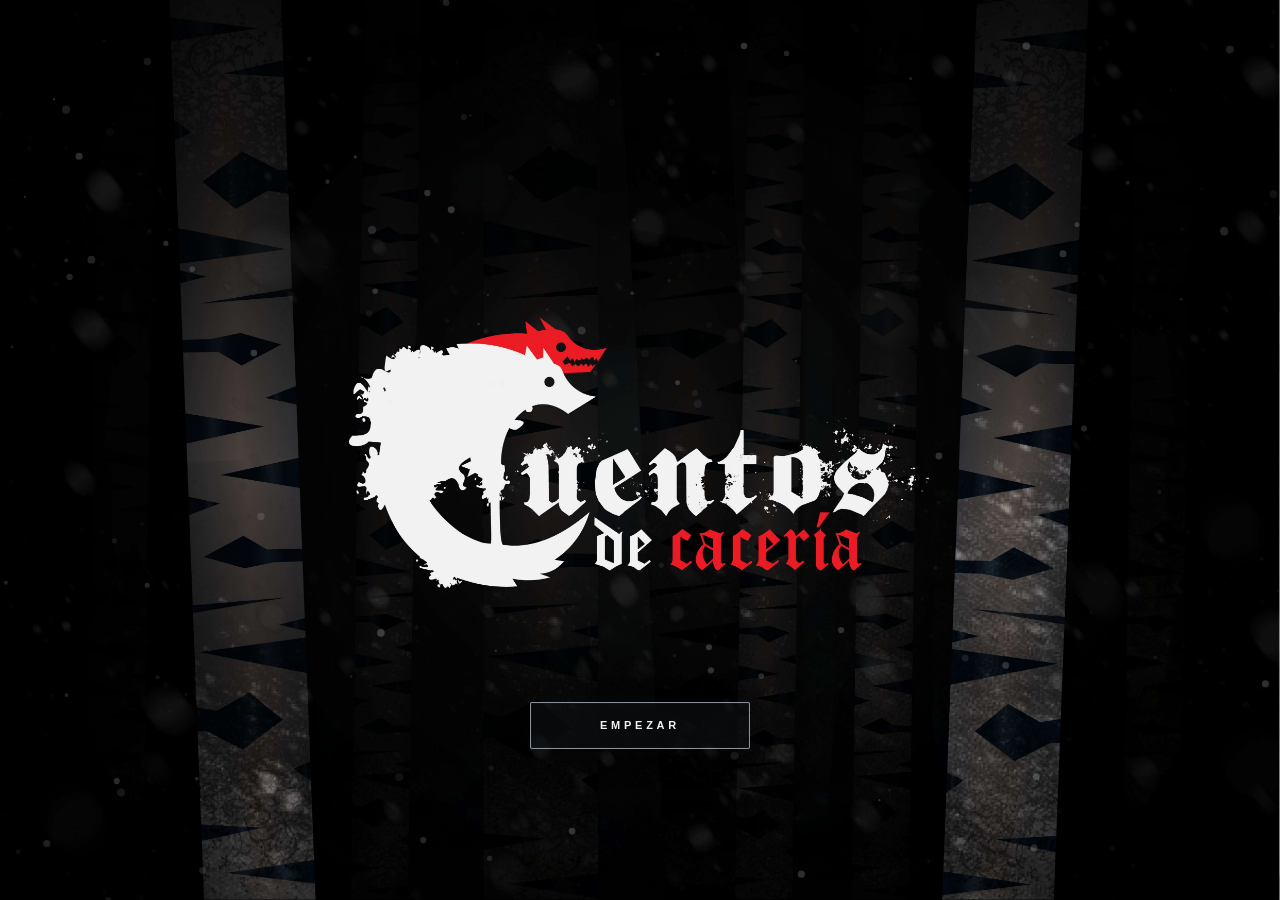
<file: index.html>
<!DOCTYPE html>
<html lang="es">
<head>
    <meta charset="UTF-8">
    <meta name="viewport" content="width=device-width, initial-scale=1.0">
    <meta name="theme-color" content="#050505">

    <title>Cuentos de Cacería</title>

    <!-- Estilos e icono -->
    <link rel="stylesheet" href="static/css/inicio.css">
    <link rel="icon" type="image/png" href="static/images/icono.png">

    <!-- Información básica de la página -->
    <meta name="title" content="Cuentos de Cacería: Creación de Hoja">
    <meta name="description" content="Crea y personaliza tu Cazador para Cuentos de Cacería. Elige arquetipos, oficios, habilidades y prepara tu historia en una ficha RPG dinámica.">

    <!-- Vista previa al compartir -->
    <meta property="og:type" content="website">
    <meta property="og:title" content="Cuentos de Cacería: Creación de Hoja">
    <meta property="og:description" content="Adéntrate en un mundo de fantasía oscura, crea tu Cazador y prepara su historia.">
    <meta property="og:url" content="https://angelferrer200444-oss.github.io/Cuento-de-Caceria---Creacion-de-Hoja/">
    <meta property="og:image" content="https://angelferrer200444-oss.github.io/Cuento-de-Caceria---Creacion-de-Hoja/static/images/propuesta%201_compressed_page-0001.jpg">
    <meta property="og:image:alt" content="Propuesta visual de Cuentos de Cacería: Creación de Hoja">
    <meta property="og:image:type" content="image/jpeg">

    <!-- Vista previa para Twitter/X -->
    <meta name="twitter:card" content="summary_large_image">
    <meta name="twitter:title" content="Cuentos de Cacería: Creación de Hoja">
    <meta name="twitter:description" content="Crea tu Cazador, personaliza su ficha y adéntrate en un mundo de fantasía oscura.">
    <meta name="twitter:image" content="https://angelferrer200444-oss.github.io/Cuento-de-Caceria---Creacion-de-Hoja/static/images/propuesta%201_compressed_page-0001.jpg">
</head>


<body>

    <!-- CONTENIDO DE LA PÁGINA -->
    <main class="contenido">

        <!-- Componente: botón y mensaje posterior al clic -->
        <div class="start-component">
            <button class="start-button" id="startButton" type="button">
                Empezar
            </button>
            <p class="status" id="startStatus" role="status" aria-live="polite"></p>
        </div>

    </main>

    <div class="final-layout">
        <div class="final-text-block">
            <p class="mobile-final-copy">
                Esta web tiene como objetivo integrar un método que facilite a los jugadores una hoja donde puedan obtener toda la información de sus personajes y tenerlas a mano. No obstante, para poder jugar y conocer el efecto de ciertas habilidades y condiciones se requiere obligatoriamente de la Guía. Esta se puede obtener en el Discord del creador.
            </p>
        </div>
        <div class="final-actions" aria-label="Acciones principales">
            <button
               class="final-button guide-button"
               type="button"
               onclick="window.open('https://discord.com/users/727313055238848524', '_blank', 'noopener,noreferrer')"
               aria-label="Conseguir la guía en el perfil de Discord del creador"
            >
               Conseguir guía.
            </button>

            <button
                class="final-button"
                type="button"
                onclick="window.open('https://github.com/angelferrer200444-oss/Cuento-de-Caceria---Creacion-de-Hoja', '_blank', 'noopener,noreferrer')"
                aria-label="Ver repositorio en GitHub"
            >
                <svg
                    xmlns="http://www.w3.org/2000/svg"
                    width="16"
                    height="16"
                    viewBox="-2 -1 28 26"
                    fill="currentColor"
                    aria-hidden="true"
                    style="flex-shrink: 0;"
                    
                >
                    <path d="M12 .9a11.1 11.1 0 0 0-3.51 21.63c.56.1.76-.24.76-.54v-2.1c-3.1.67-3.76-1.32-3.76-1.32-.51-1.29-1.24-1.63-1.24-1.63-1.02-.7.08-.69.08-.69 1.13.08 1.72 1.16 1.72 1.16 1 .1.76 2.01 3.08 1.54.1-.73.4-1.22.7-1.5-2.48-.28-5.09-1.24-5.09-5.52 0-1.22.44-2.22 1.16-3-.12-.28-.5-1.42.11-2.96 0 0 .95-.3 3.05 1.15a10.6 10.6 0 0 1 5.55 0c2.1-1.45 3.05-1.15 3.05-1.15.61 1.54.23 2.68.11 2.96.72.78 1.16 1.78 1.16 3 0 4.29-2.61 5.23-5.1 5.51.4.35.75 1.02.75 2.06v3.05c0 .3.2.65.77.54A11.1 11.1 0 0 0 12 .9Z"/>
                </svg>

                Repositorio en Github
            </button>


            <button
                class="final-button create-character-button"
                id="createCharacterButton"
                type="button"
            >
                Crear personaje.
            </button>
        </div>

    </div>

    <div id="light-transition" aria-hidden="true"></div>

    <!-- CANVAS PARA DIBUJAR LA NIEVE -->
    <canvas id="snow-effect" aria-hidden="true"></canvas>

    <script src="static/js/inicio.js"></script>

</body>
</html>
</file>
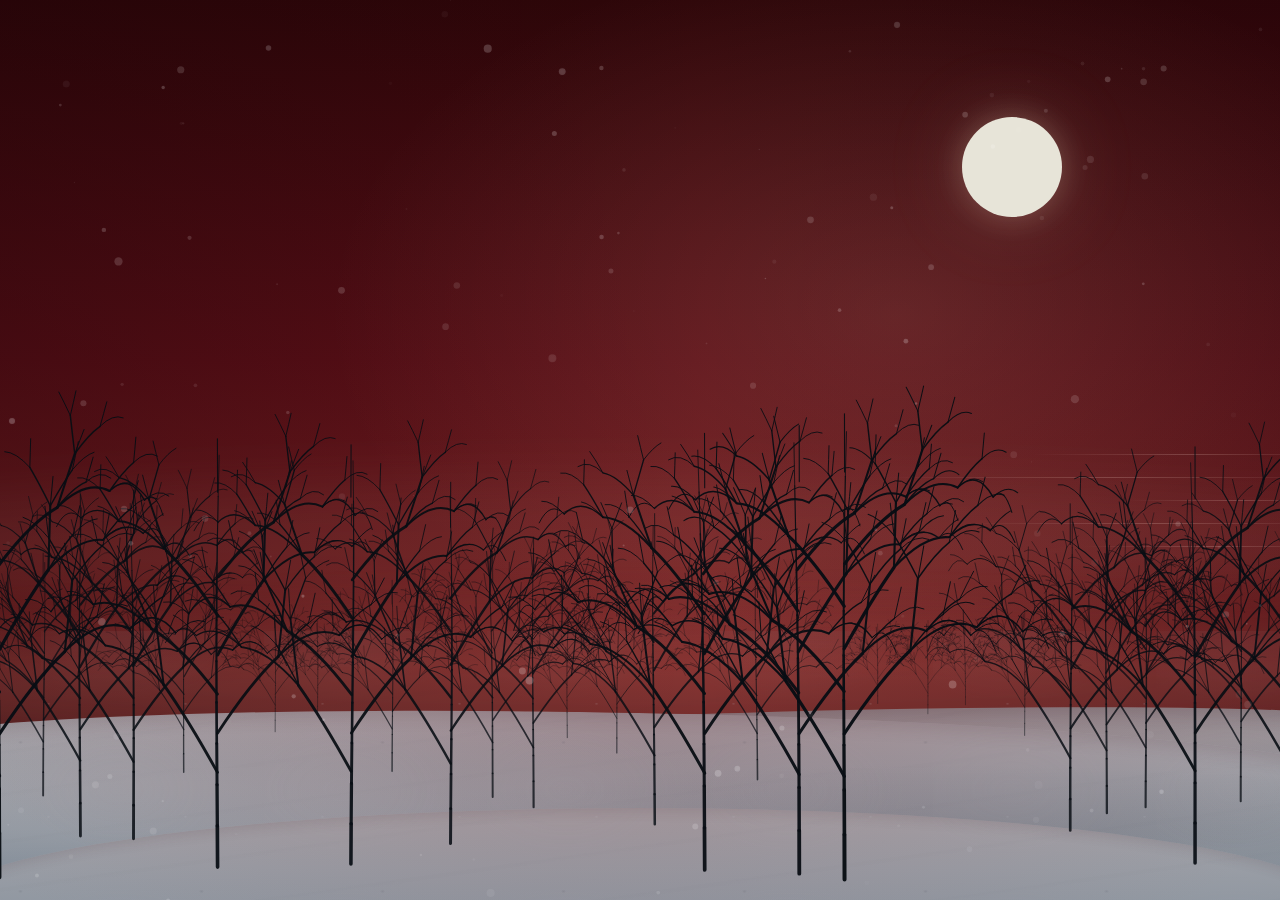
<file: fondo/index.html>
<!DOCTYPE html>
<html lang="es">
<head>
  <meta charset="UTF-8">
  <meta name="viewport" content="width=device-width, initial-scale=1.0">
  <title>Fondo del bosque</title>
  <link rel="stylesheet" href="./style.css">
</head>
<body>
  <main class="scene">
    <div class="moon"></div>

    <div class="mist mist-one"></div>
    <div class="mist mist-two"></div>

    <canvas id="forest"></canvas>

    <!-- Nieve acumulada en el suelo -->
    <div class="snow-ground" aria-hidden="true">
      <div class="snow-hill snow-hill-back"></div>
      <div class="snow-hill snow-hill-front"></div>
      <div class="snow-surface"></div>
      <div class="snow-sparkles"></div>
    </div>


    <div class="wind-lines" aria-hidden="true">
      <i></i><i></i><i></i><i></i><i></i>
    </div>
  </main>

  <canvas id="snow-effect" aria-hidden="true"></canvas>

  <script src="./script.js"></script>
  <script src="../static/js/nieve-creador.js"></script>
</body>
</html>
</file>
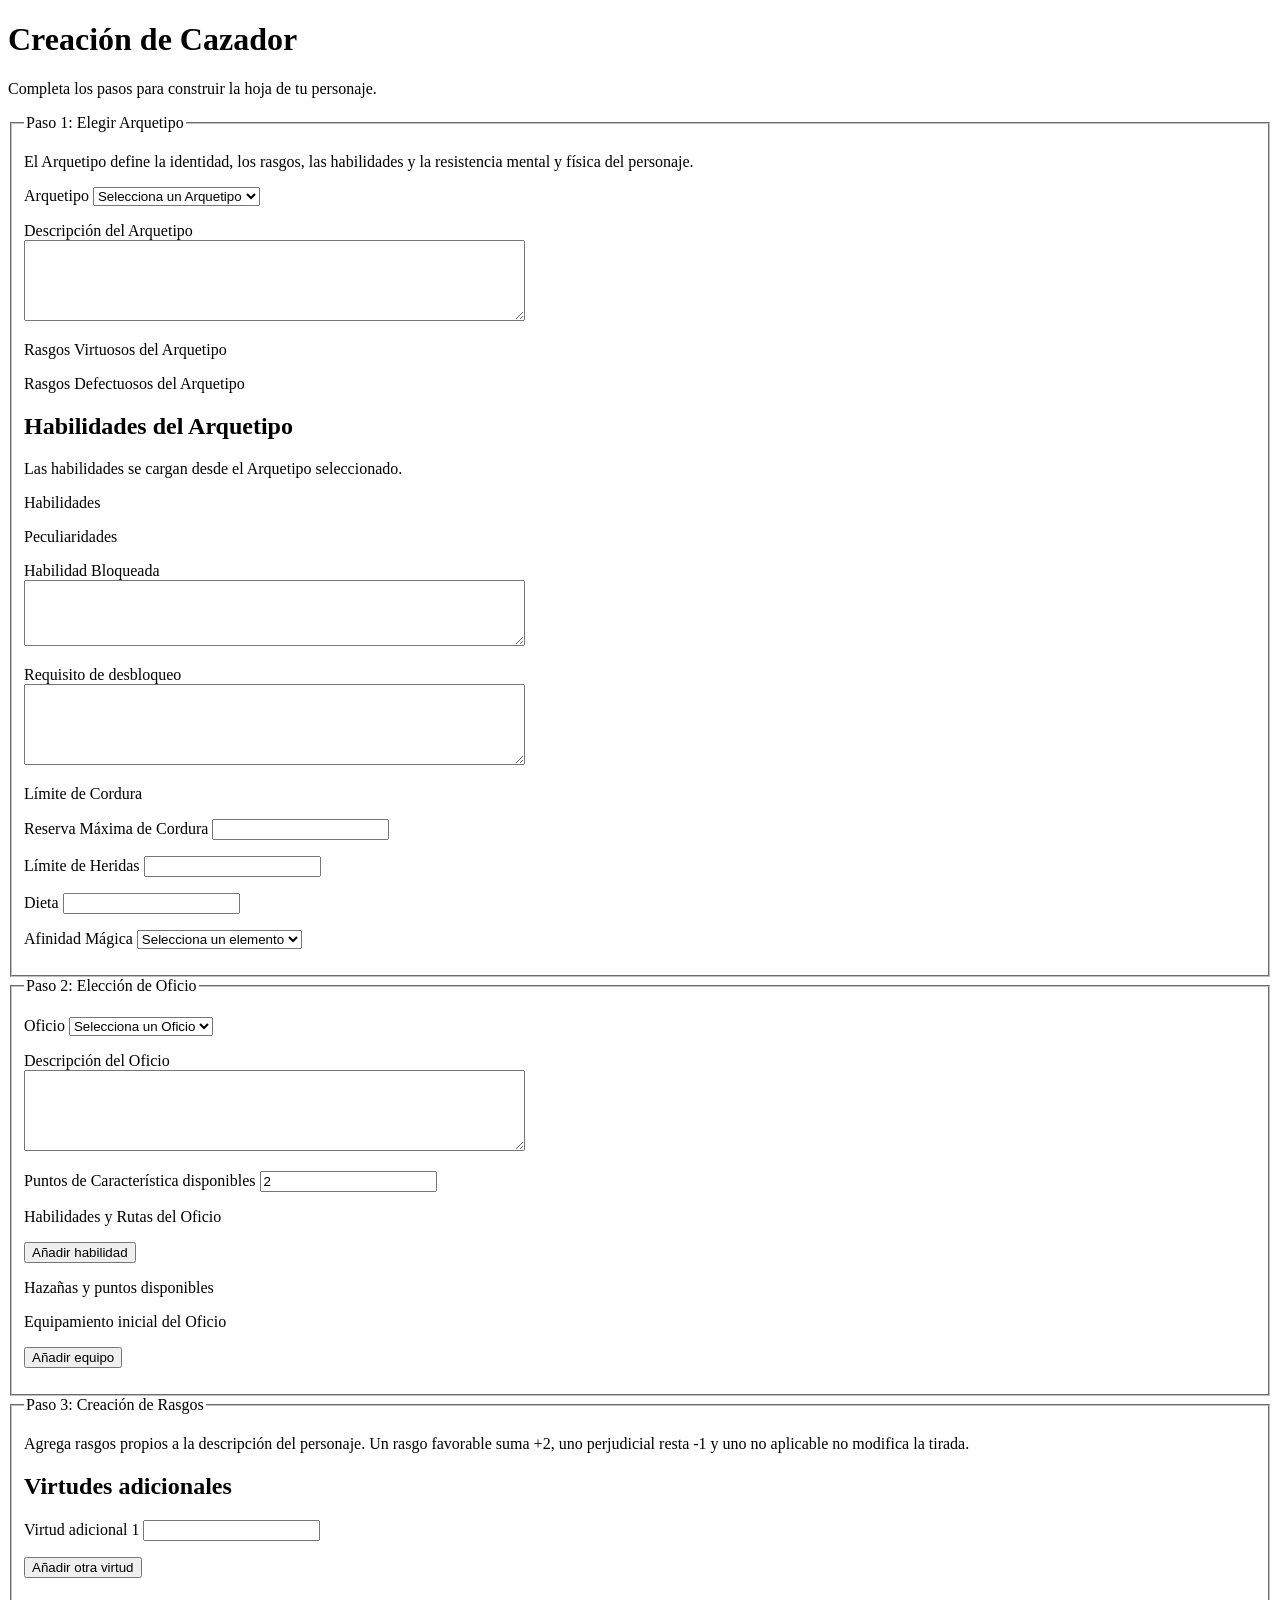
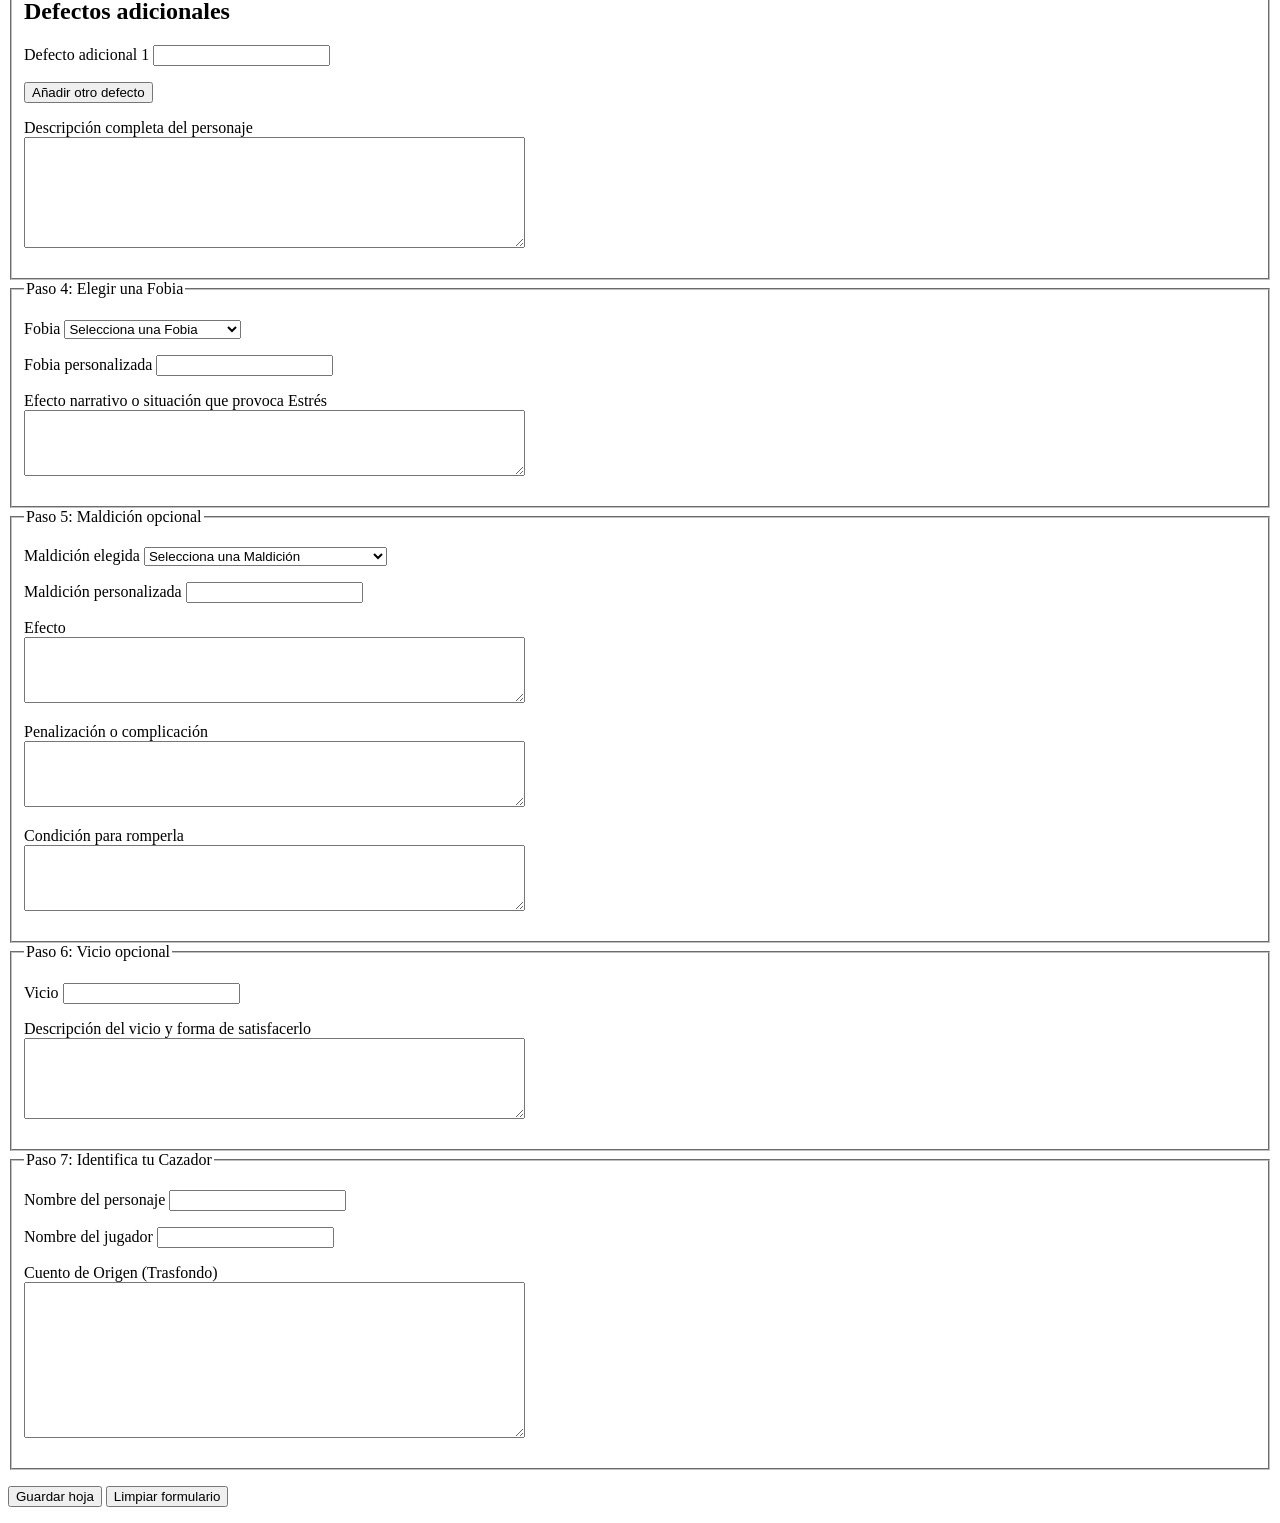
<file: creador.html>
<!doctype html>
<html lang="es">
<head>
  <meta charset="utf-8">
  <meta name="viewport" content="width=device-width, initial-scale=1">
  <title>Creaci&oacute;n de Cazador</title>
</head>
<body>
  <main>
    <header>
      <h1>Creaci&oacute;n de Cazador</h1>
      <p>Completa los pasos para construir la hoja de tu personaje.</p>
    </header>

    <form action="#" method="post">
      <fieldset>
        <legend>Paso 1: Elegir Arquetipo</legend>

        <p>El Arquetipo define la identidad, los rasgos, las habilidades y la resistencia mental y f&iacute;sica del personaje.</p>

        <p>
          <label for="archetype">Arquetipo</label>
          <select id="archetype" name="archetype" required>
            <option value="">Selecciona un Arquetipo</option>
            <option value="licantropo">Lic&aacute;ntropo</option>
            <option value="ninos-perdidos">Los Ni&ntilde;os Perdidos</option>
            <option value="brujeria">Brujer&iacute;a</option>
            <option value="automata">Aut&oacute;mata</option>
            <option value="linaje-maldito">Linaje Maldito</option>
            <option value="heroico">Heroico</option>
            <option value="ogro">Ogro</option>
            <option value="sonador">So&ntilde;ador</option>
            <option value="animal-astuto">Animal Astuto</option>
            <option value="feerico">Fe&eacute;rico</option>
          </select>
        </p>

        <p>
          <label for="archetype-description">Descripci&oacute;n del Arquetipo</label><br>
          <textarea id="archetype-description" name="archetype_description" rows="5" cols="60"></textarea>
        </p>

        <p>
          <label for="archetype-virtues">Rasgos Virtuosos del Arquetipo</label><br>
          <span id="archetype-virtues-list"></span>
        </p>

        <p>
          <label for="archetype-defects">Rasgos Defectuosos del Arquetipo</label><br>
          <span id="archetype-defects-list"></span>
        </p>

        <h2>Habilidades del Arquetipo</h2>
        <p>Las habilidades se cargan desde el Arquetipo seleccionado.</p>
        <p>
          <label for="archetype-abilities">Habilidades</label><br>
          <span id="archetype-abilities-list"></span>
        </p>

        <p>
          <label for="archetype-peculiarities">Peculiaridades</label><br>
          <span id="archetype-peculiarities-list"></span>
        </p>

        <p>
          <label for="locked-ability">Habilidad Bloqueada</label><br>
          <textarea id="locked-ability" name="locked_ability" rows="4" cols="60"></textarea>
        </p>

        <p>
          <label for="locked-ability-requirement">Requisito de desbloqueo</label><br>
          <textarea id="locked-ability-requirement" name="locked_ability_requirement" rows="5" cols="60"></textarea>
        </p>

        <p>
          <label for="sanity-limit">L&iacute;mite de Cordura</label><br>
          <span id="sanity-limit-list"></span>
        </p>

        <p>
          <label for="maximum-sanity">Reserva M&aacute;xima de Cordura</label>
          <input type="number" id="maximum-sanity" name="maximum_sanity" min="0">
        </p>

        <p>
          <label for="wound-limit">L&iacute;mite de Heridas</label>
          <input type="number" id="wound-limit" name="wound_limit" min="0">
        </p>

        <p>
          <label for="diet">Dieta</label>
          <input type="text" id="diet" name="diet">
        </p>

        <p>
          <label for="magical-affinity">Afinidad M&aacute;gica</label>
          <select id="magical-affinity" name="magical_affinity">
            <option value="">Selecciona un elemento</option>
            <option value="agua">Agua</option>
            <option value="fuego">Fuego</option>
            <option value="tierra">Tierra</option>
            <option value="viento">Viento</option>
          </select>
        </p>

        <p id="special-description-field" hidden>
          <label for="special-description">Descripci&oacute;n especial del Arquetipo</label><br>
          <textarea id="special-description" name="special_description" rows="7" cols="60"></textarea>
        </p>

        <p id="imaginary-friend-description-field" hidden>
          <label for="imaginary-friend-description">Descripci&oacute;n del Amigo Imaginario</label><br>
          <textarea id="imaginary-friend-description" name="imaginary_friend_description" rows="5" cols="60"></textarea>
        </p>

        <p id="pocket-dimension-description-field" hidden>
          <label for="pocket-dimension-description">Descripci&oacute;n de la Dimensi&oacute;n de Bolsillo</label><br>
          <textarea id="pocket-dimension-description" name="pocket_dimension_description" rows="5" cols="60"></textarea>
        </p>
      </fieldset>

      <fieldset>
        <legend>Paso 2: Elecci&oacute;n de Oficio</legend>

        <p>
          <label for="occupation">Oficio</label>
          <select id="occupation" name="occupation" required>
            <option value="">Selecciona un Oficio</option>
            <option value="cazadores-lobos">Cazadores de lobos</option>
            <option value="cazador-brujas">Cazador de brujas</option>
            <option value="comerciante">Comerciante</option>
            <option value="ocultista">Ocultista</option>
            <option value="mercenario">Mercenario</option>
            <option value="apostol">Ap&oacute;stol</option>
            <option value="alquimista">Alquimista</option>
            <option value="guardia-real">Guardia Real</option>
            <option value="pirata">Pirata</option>
          </select>
        </p>

        <p>
          <label for="occupation-description">Descripci&oacute;n del Oficio</label><br>
          <textarea id="occupation-description" name="occupation_description" rows="5" cols="60"></textarea>
        </p>

        <p>
          <label for="characteristic-points">Puntos de Caracter&iacute;stica disponibles</label>
          <input type="number" id="characteristic-points" name="characteristic_points" min="0" value="2">
        </p>

        <p>
          <label for="occupation-abilities">Habilidades y Rutas del Oficio</label><br>
          <span id="occupation-abilities-list"></span>
        </p>
        <p><button type="button" id="add-occupation-ability">A&ntilde;adir habilidad</button></p>

        <p>
          <label for="occupation-feats">Hazañas y puntos disponibles</label><br>
          <span id="occupation-feats-list"></span>
        </p>

        <p>
          <label for="occupation-equipment">Equipamiento inicial del Oficio</label><br>
          <span id="occupation-equipment-list"></span>
        </p>
        <p><button type="button" id="add-occupation-equipment">A&ntilde;adir equipo</button></p>

      </fieldset>

      <fieldset>
        <legend>Paso 3: Creaci&oacute;n de Rasgos</legend>

        <p>Agrega rasgos propios a la descripci&oacute;n del personaje. Un rasgo favorable suma +2, uno perjudicial resta -1 y uno no aplicable no modifica la tirada.</p>

        <h2>Virtudes adicionales</h2>
        <div id="additional-virtues-list">
          <p>
            <label for="additional-virtue-1">Virtud adicional 1</label>
            <input type="text" id="additional-virtue-1" name="additional_virtues[]">
          </p>
        </div>
        <p><button type="button" id="add-virtue">A&ntilde;adir otra virtud</button></p>

        <h2>Defectos adicionales</h2>
        <div id="additional-defects-list">
          <p>
            <label for="additional-defect-1">Defecto adicional 1</label>
            <input type="text" id="additional-defect-1" name="additional_defects[]">
          </p>
        </div>
        <p><button type="button" id="add-defect">A&ntilde;adir otro defecto</button></p>

        <p>
          <label for="character-description">Descripci&oacute;n completa del personaje</label><br>
          <textarea id="character-description" name="character_description" rows="7" cols="60"></textarea>
        </p>
      </fieldset>

      <fieldset>
        <legend>Paso 4: Elegir una Fobia</legend>

        <p>
          <label for="phobia">Fobia</label>
          <select id="phobia" name="phobia" required>
            <option value="">Selecciona una Fobia</option>
            <option value="zoofobia">Zoofobia</option>
            <option value="aracnofobia">Aracnofobia</option>
            <option value="cinofobia">Cinofobia</option>
            <option value="murofobia">Murofobia o Surifobia</option>
            <option value="quiroptofobia">Quiroptofobia</option>
            <option value="ailurofobia">Ailurofobia</option>
            <option value="bufonofobia">Bufonofobia</option>
            <option value="equinofobia">Equinofobia</option>
            <option value="escolequifobia">Escolequifobia</option>
            <option value="lepidopterofobia">Lepidopterofobia</option>
            <option value="lupofobia">Lupofobia</option>
            <option value="ofidiofobia">Ofidiofobia</option>
            <option value="ornitofobia">Ornitofobia</option>
            <option value="entomofobia">Entomofobia</option>
            <option value="nictofobia">Nictofobia</option>
            <option value="claustrofobia">Claustrofobia</option>
            <option value="hematofobia">Hematofobia</option>
            <option value="tanatofobia">Tanatofobia</option>
            <option value="necrofobia">Necrofobia</option>
            <option value="aicmofobia">Aicmofobia</option>
            <option value="hidrofobia">Hidrofobia</option>
            <option value="acrofobia">Acrofobia</option>
            <option value="fobia-social">Fobia Social</option>
            <option value="pirofobia">Pirofobia</option>
            <option value="vicafobia">Vicafobia</option>
            <option value="enfermedad">Fobia a la Enfermedad</option>
            <option value="autofobia">Autofobia</option>
            <option value="contreltofobia">Contreltofobia o Agrafobia</option>
            <option value="teratofobia">Teratofobia</option>
            <option value="germofobia">Germofobia</option>
            <option value="brontofobia">Brontofobia</option>
            <option value="erotofobia">Erotofobia</option>
          </select>
        </p>

        <p>
          <label for="custom-phobia">Fobia personalizada</label>
          <input type="text" id="custom-phobia" name="custom_phobia">
        </p>

        <p id="zoophobia-type-field" hidden>
          <label for="zoophobia-type">Animal de la Zoofobia</label>
          <input type="text" id="zoophobia-type" name="zoophobia_type">
        </p>

        <p>
          <label for="phobia-effect">Efecto narrativo o situaci&oacute;n que provoca Estr&eacute;s</label><br>
          <textarea id="phobia-effect" name="phobia_effect" rows="4" cols="60"></textarea>
        </p>
      </fieldset>

      <fieldset>
        <legend>Paso 5: Maldici&oacute;n opcional</legend>

        <p>
          <label for="curse">Maldici&oacute;n elegida</label>
          <select id="curse" name="curse">
            <option value="">Selecciona una Maldici&oacute;n</option>
            <option value="bestia">La Maldici&oacute;n de la Bestia</option>
            <option value="voz-encantada">La Maldici&oacute;n de la Voz Encantada</option>
            <option value="corazon-congelado">La Maldici&oacute;n del Coraz&oacute;n Congelado</option>
            <option value="sombras">La Maldici&oacute;n de las Sombras</option>
            <option value="sueno-profundo">La Maldici&oacute;n del Sue&ntilde;o Profundo</option>
            <option value="espejo-roto">La Maldici&oacute;n del Espejo Roto</option>
            <option value="sangre-dragon">La Maldici&oacute;n de la Sangre de Drag&oacute;n</option>
            <option value="bosque-embrujado">La Maldici&oacute;n del Bosque Embrujado</option>
            <option value="sapo-hechizado">La Maldici&oacute;n del Sapo Hechizado</option>
            <option value="rosa-negra">La Maldici&oacute;n de la Rosa Negra</option>
            <option value="rizos-dorados">La Maldici&oacute;n de los Rizos Dorados</option>
            <option value="armadura">Maldici&oacute;n de la Armadura</option>
            <option value="rumpelstiltskin">La Maldici&oacute;n de Rumpelstiltskin</option>
          </select>
        </p>

        <p>
          <label for="custom-curse">Maldici&oacute;n personalizada</label>
          <input type="text" id="custom-curse" name="custom_curse">
        </p>

        <p>
          <label for="curse-benefit">Efecto</label><br>
          <textarea id="curse-benefit" name="curse_benefit" rows="4" cols="60"></textarea>
        </p>

        <p>
          <label for="curse-penalty">Penalizaci&oacute;n o complicaci&oacute;n</label><br>
          <textarea id="curse-penalty" name="curse_penalty" rows="4" cols="60"></textarea>
        </p>

        <p>
          <label for="curse-condition">Condici&oacute;n para romperla</label><br>
          <textarea id="curse-condition" name="curse_condition" rows="4" cols="60"></textarea>
        </p>
      </fieldset>

      <fieldset>
        <legend>Paso 6: Vicio opcional</legend>

        <p>
          <label for="vice">Vicio</label>
          <input type="text" id="vice" name="vice">
        </p>

        <p>
          <label for="vice-description">Descripci&oacute;n del vicio y forma de satisfacerlo</label><br>
          <textarea id="vice-description" name="vice_description" rows="5" cols="60"></textarea>
        </p>
      </fieldset>

      <fieldset>
        <legend>Paso 7: Identifica tu Cazador</legend>

        <p>
          <label for="character-name">Nombre del personaje</label>
          <input type="text" id="character-name" name="character_name" required>
        </p>

        <p>
          <label for="player-name">Nombre del jugador</label>
          <input type="text" id="player-name" name="player_name">
        </p>

        <p>
          <label for="origin-story">Cuento de Origen (Trasfondo)</label><br>
          <textarea id="origin-story" name="origin_story" rows="10" cols="60" required></textarea>
        </p>
      </fieldset>

      <p>
        <button type="submit">Guardar hoja</button>
        <button type="reset">Limpiar formulario</button>
      </p>
    </form>
  </main>
  <script src="arquetipos.js"></script>
  <script src="oficios.js"></script>
  <script src="maldiciones.js"></script>
  <script src="fobias.js"></script>
</body>
</html>
</file>
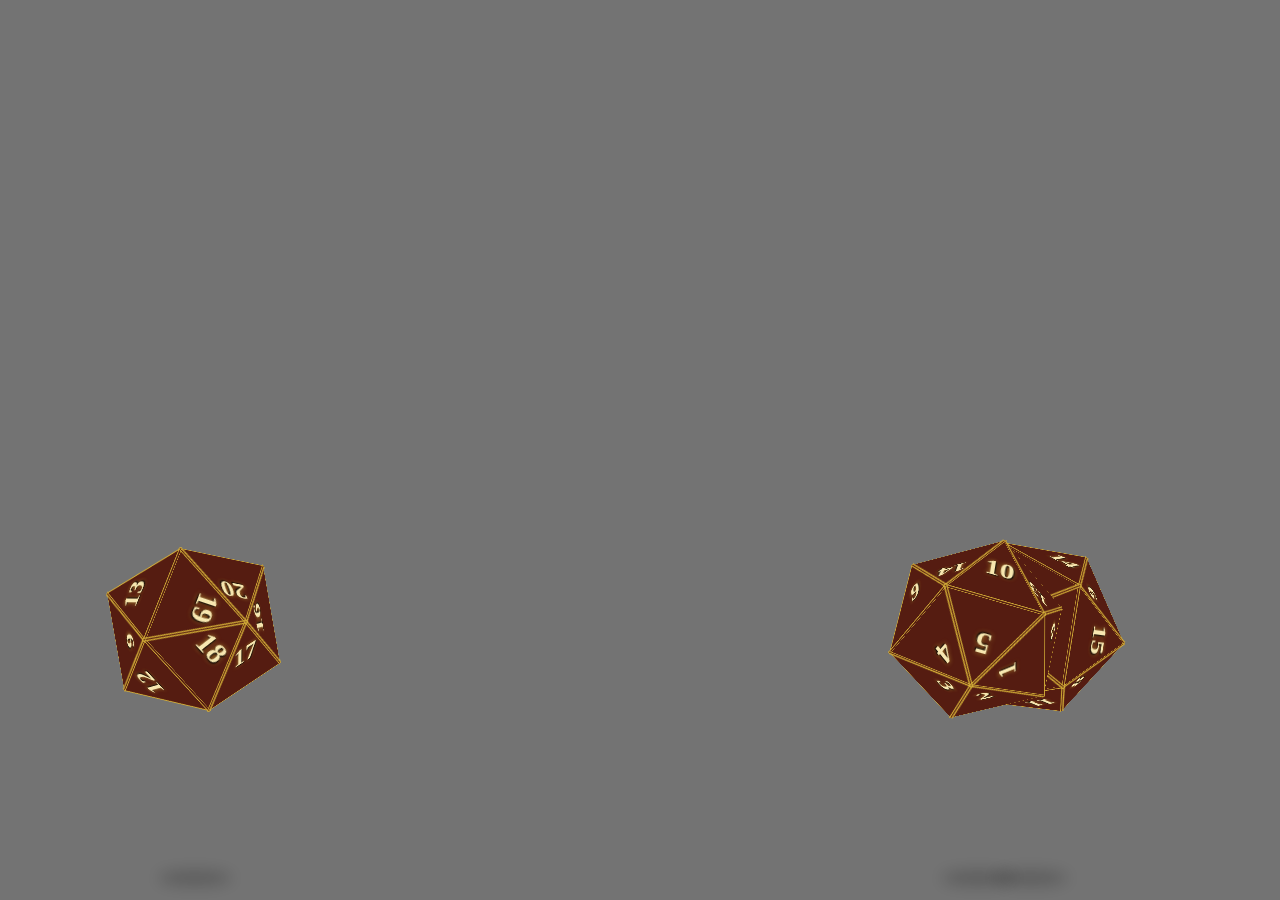
<file: dados20/dados.html>
<!DOCTYPE html>
<html lang="es">
<head>
  <meta charset="UTF-8">
  <meta name="viewport" content="width=device-width, initial-scale=1.0">

  <title>Dados Medievales</title>

  <link rel="stylesheet" href="dados.css">
</head>

<body>

  <!-- Primer dado -->
  <div class="dado-volador">
    <div class="content">
      <div class="die"></div>
    </div>
  </div>

  <!-- Segundo dado -->
  <div class="dado-volador">
    <div class="content">
      <div class="die"></div>
    </div>
  </div>

  <!-- Tercer dado -->
  <div class="dado-volador">
    <div class="content">
      <div class="die"></div>
    </div>
  </div>

  <!-- Crear las 20 caras de cada dado -->
  <script>
    document.querySelectorAll(".die").forEach((die) => {
      for (let i = 1; i <= 20; i++) {
        const cara = document.createElement("figure");
        cara.className = `face face-${i}`;
        die.appendChild(cara);
      }
    });
  </script>

  <!-- Animación y rebotes -->
  <script src="dados.js"></script>

</body>
</html>
</file>
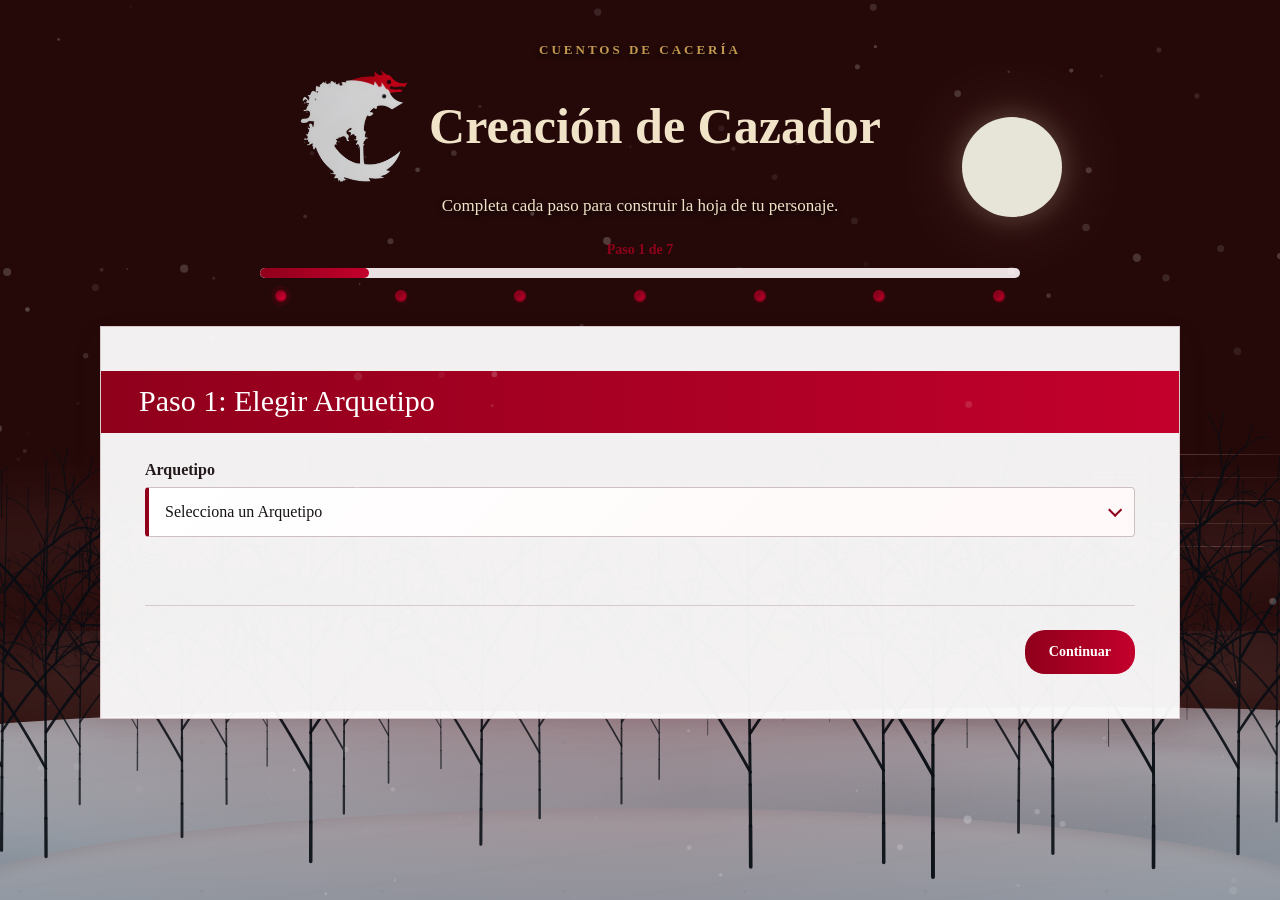
<file: templates/creador.html>
<!doctype html>
<html lang="es">
<head>
  <meta charset="utf-8">
  <meta name="viewport" content="width=device-width, initial-scale=1">
  <title>Creaci&oacute;n de Cazador</title>
  <link rel="preconnect" href="https://fonts.googleapis.com">
  <link rel="preconnect" href="https://fonts.gstatic.com" crossorigin>
  <link href="https://fonts.googleapis.com/css2?family=Cinzel:wght@400;600;700&display=swap" rel="stylesheet">
  <link rel="stylesheet" href="../static/css/creador.css">
  <link rel="stylesheet" href="../fondo/style.css">
  <link rel="icon" type="image/png" href="../static/images/icono.png">


</head>
<body>
  <div class="forest-background" aria-hidden="true">
    <div class="moon"></div>

    <div class="mist mist-one"></div>
    <div class="mist mist-two"></div>

    <canvas id="forest"></canvas>

    <div class="snow-ground">
      <div class="snow-hill snow-hill-back"></div>
      <div class="snow-hill snow-hill-front"></div>
      <div class="snow-surface"></div>
      <div class="snow-sparkles"></div>
    </div>

    <div class="wind-lines">
      <i></i><i></i><i></i><i></i><i></i>
    </div>
  </div>

  
  <canvas id="snow-effect" aria-hidden="true"></canvas>
  <main>
    <header>
        <p class="eyebrow">CUENTOS DE CACER&Iacute;A</p>

        <div class="creator-brand">
            <img
                src="../static/images/icono.png"
                alt="Logo de Cuentos de Cacería"
                class="creator-logo"
            >

            <h1>Creaci&oacute;n de Cazador</h1>
        </div>

        <p>Completa cada paso para construir la hoja de tu personaje.</p>
    </header>


    <div class="step-progress" aria-label="Progreso de la creaci&oacute;n">
      <span class="step-progress-label">Paso <strong id="current-step">1</strong> de 7</span>
      <div class="step-progress-track">
        <div class="step-progress-fill" id="step-progress-fill"></div>
      </div>
      <div class="step-indicators" aria-hidden="true">
        <span class="step-dot active"></span>
        <span class="step-dot"></span>
        <span class="step-dot"></span>
        <span class="step-dot"></span>
        <span class="step-dot"></span>
        <span class="step-dot"></span>
        <span class="step-dot"></span>
      </div>
    </div>

    <form action="#" method="post">
      <fieldset class="creator-step active">
        <legend>Paso 1: Elegir Arquetipo</legend>

        <p>El Arquetipo define la identidad, los rasgos, las habilidades y la resistencia mental y f&iacute;sica del personaje.</p>

        <div class="selection-overview">
          <p>
            <label for="archetype">Arquetipo</label>
            <select id="archetype" name="archetype" required>
              <option value="">Selecciona un Arquetipo</option>
              <option value="licantropo">Lic&aacute;ntropo</option>
              <option value="ninos-perdidos">Los Ni&ntilde;os Perdidos</option>
              <option value="brujeria">Brujer&iacute;a</option>
              <option value="automata">Aut&oacute;mata</option>
              <option value="linaje-maldito">Linaje Maldito</option>
              <option value="heroico">Heroico</option>
              <option value="ogro">Ogro</option>
              <option value="sonador">So&ntilde;ador</option>
              <option value="animal-astuto">Animal Astuto</option>
              <option value="feerico">Fe&eacute;rico</option>
            </select>
          </p>

          <p>
            <label for="archetype-description">Descripci&oacute;n del Arquetipo</label><br>
            <textarea id="archetype-description" name="archetype_description" rows="5" cols="60"></textarea>
          </p>

          <figure class="selection-illustration" id="archetype-illustration" aria-hidden="true" hidden>
            <img alt="">
          </figure>
        </div>

        <h2>Habilidades del Arquetipo</h2>
        <p>
          
          <span id="archetype-abilities-list"></span>
        </p>

        <h2>Peculiaridades</h2>
        <p>
            <span id="archetype-peculiarities-list"></span>
        </p>


        <p>
          <label for="locked-ability">Habilidad Bloqueada</label><br>
          <textarea id="locked-ability" name="locked_ability" rows="4" cols="60"></textarea>
        </p>

        <p>
          <label for="locked-ability-requirement">Requisito de desbloqueo</label><br>
          <textarea id="locked-ability-requirement" name="locked_ability_requirement" rows="5" cols="60"></textarea>
        </p>

        <h2>L&iacute;mite de Cordura</h2>
        <p>
          
          <span id="sanity-limit-list"></span>
        </p>

        <p>
          <label for="maximum-sanity">Reserva M&aacute;xima de Cordura</label>
          <input type="number" id="maximum-sanity" name="maximum_sanity" min="0">
        </p>

        <p>
          <label for="wound-limit">L&iacute;mite de Heridas</label>
          <input type="number" id="wound-limit" name="wound_limit" min="0">
        </p>

        <p>
          <label for="diet">Dieta</label>
          <input type="text" id="diet" name="diet">
        </p>

        <p>
          <label for="magical-affinity">Afinidad M&aacute;gica</label>
          <select id="magical-affinity" name="magical_affinity">
            <option value="">Selecciona un elemento</option>
            <option value="agua">Agua</option>
            <option value="fuego">Fuego</option>
            <option value="tierra">Tierra</option>
            <option value="viento">Viento</option>
          </select>
        </p>

        <p>
          <label for="corruption-points">Punto de corrupci&oacute;n</label>
          <input type="number" id="corruption-points" name="corruption_points" min="0" max="16" value="0">
        </p>

        <p>
          <label for="corruption-level">Nivel de corrupci&oacute;n</label>
          <input type="text" id="corruption-level" name="corruption_level" value="Sin corrupci&oacute;n (0 puntos)" readonly>
        </p>

        <p>
          <label>Estado de corrupci&oacute;n</label>
          <span id="corruption-status-list">
            <span class="corruption-status-entry">
              <label for="corruption-status-1">Estado 1</label>
              <select id="corruption-status-1" name="corruption_statuses[]">
                <option value="">Selecciona un estado</option>
                <option value="no-confies-de-nadie">No te f&iacute;es de nadie. (Nivel 1)</option>
                <option value="reaccion-violenta">Reacci&oacute;n Violenta (Nivel 1)</option>
                <option value="manten-la-calma">Mant&eacute;n la calma, pero estate alerta. (Nivel 1)</option>
                <option value="iracundo">Iracundo (Nivel 1)</option>
                <option value="no-confies-en-tus-sentidos">No conf&iacute;es en tus sentidos. (Nivel 1)</option>
                <option value="pequeno-cambio-comportamiento">Un peque&ntilde;o cambio en tu comportamiento. (Nivel 1)</option>
                <option value="confia-solo-en-ti-mismo">Conf&iacute;a solo en ti mismo. (Nivel 2)</option>
                <option value="pierdes-el-control">Pierdes el control en situaciones de estr&eacute;s. (Nivel 2)</option>
                <option value="no-muestres-debilidad">No muestres debilidad. (Nivel 2)</option>
                <option value="sientes-paranoia">Sientes paranoia. (Nivel 2)</option>
                <option value="mania-obsesiva">Man&iacute;a Obsesiva. (Nivel 2)</option>
                <option value="episodio-ansiedad-miedo">Episodio de ansiedad o miedo. (Nivel 2)</option>
                <option value="no-confies-en-nadie">&iexcl;No conf&iacute;es en nadie, ni siquiera en ti mismo! (Nivel 3)</option>
                <option value="alucinaciones">Alucinaciones visuales o auditivas. (Nivel 3)</option>
                <option value="destruye-todo">&iexcl;Debes destruir todo lo que te rodea! (Nivel 3)</option>
                <option value="borracho-me-mantiene-cuerdo">Estar borracho me mantiene cuerdo (Nivel 3)</option>
                <option value="amnesia-parcial">Amnesia parcial. (Nivel 3)</option>
                <option value="delirio">Delirio. (Nivel 3)</option>
              </select>
            </span>
          </span>
        </p>
        <p><button type="button" class="add-option" id="add-corruption-status">A&ntilde;adir estado de corrupci&oacute;n</button></p>

        <p id="special-description-field" hidden>
          <label for="special-description">Descripci&oacute;n especial del Arquetipo</label><br>
          <textarea id="special-description" name="special_description" rows="7" cols="60"
                    placeholder="Escribe la descripción especial del arquetipo"></textarea>
        </p>

        <p id="imaginary-friend-description-field" hidden>
          <label for="imaginary-friend-description">Descripci&oacute;n del Amigo Imaginario</label><br>
          <textarea id="imaginary-friend-description" name="imaginary_friend_description" rows="5" cols="60"
                    placeholder="Describe quién es el Amigo Imaginario, cómo se manifiesta, qué ayuda ofrece y qué caprichos o necesidades tiene."></textarea>
        </p>

        <p id="pocket-dimension-description-field" hidden>
          <label for="pocket-dimension-description">Descripci&oacute;n de la Dimensi&oacute;n de Bolsillo</label><br>
          <textarea id="pocket-dimension-description" name="pocket_dimension_description" rows="5" cols="60"
                    placeholder="Describe el refugio imaginario, sus reglas, acceso y límites."></textarea>
        </p>
      </fieldset>

      <fieldset class="creator-step">
        <legend>Paso 2: Elecci&oacute;n de Oficio</legend>

        <p>El oficio proporcionar&aacute; al personaje una Descripci&oacute;n adicional que se suma a los Rasgos del Arquetipo y ayuda a definir mejor qui&eacute;n es el personaje y c&oacute;mo act&uacute;a en la historia. El jugador puede interpretar libremente la Descripci&oacute;n de su Oficio para obtener ventajas narrativas, siempre que el Narrador lo considere adecuado.</p>

        <div class="selection-overview">
          <p>
            <label for="occupation">Oficio</label>
            <select id="occupation" name="occupation" required>
              <option value="">Selecciona un Oficio</option>
              <option value="cazadores-lobos">Cazadores de lobos</option>
              <option value="cazador-brujas">Cazador de brujas</option>
              <option value="comerciante">Comerciante</option>
              <option value="ocultista">Ocultista</option>
              <option value="mercenario">Mercenario</option>
              <option value="apostol">Ap&oacute;stol</option>
              <option value="alquimista">Alquimista</option>
              <option value="guardia-real">Guardia Real</option>
              <option value="pirata">Pirata</option>
            </select>
          </p>

          <p>
            <label for="occupation-description">Descripci&oacute;n del Oficio</label><br>
            <textarea id="occupation-description" name="occupation_description" rows="5" cols="60"></textarea>
          </p>

          <figure class="selection-illustration" id="occupation-illustration" aria-hidden="true" hidden>
            <img alt="">
          </figure>
        </div>

        <p>
          <label for="characteristic-points">Puntos de Caracter&iacute;stica disponibles</label>
          <input type="number" id="characteristic-points" name="characteristic_points" min="0" value="2">
          <span id="ability-error" class="ability-error" role="alert" hidden>
            <strong>No hay suficientes puntos</strong>
            <span id="ability-error-message"></span>
            <button type="button" id="dismiss-ability-error" aria-label="Cerrar aviso">&times;</button>
          </span>
        </p>

        <p>
          <label for="occupation-feats">Hazañas y puntos disponibles</label><br>
          <span id="occupation-feats-list"></span>
        </p>

        <p>
          <label for="occupation-abilities">Habilidades y Rutas del Oficio</label><br>
          <span id="occupation-abilities-list"></span>
        </p>
        <p><button type="button" class="add-option" id="add-occupation-ability">A&ntilde;adir habilidad</button></p>

        <p>
          <label for="occupation-equipment">Equipamiento inicial del Oficio</label><br>
          <span id="occupation-equipment-list"></span>
        </p>
        <p><button type="button" class="add-option" id="add-occupation-equipment">A&ntilde;adir equipo</button></p>

      </fieldset>

      <fieldset class="creator-step">
        <legend>Paso 3: Creaci&oacute;n de Rasgos</legend>

        <p>Agrega rasgos propios a la descripci&oacute;n del personaje. Un rasgo favorable suma +2, uno perjudicial resta -1 y uno no aplicable no modifica la tirada.</p>

        <p>
          <label for="archetype-virtues">Virtudes</label><br>
          <span id="archetype-virtues-list"></span>
        </p>

        <p>
          <label for="archetype-defects">Defectos</label><br>
          <span id="archetype-defects-list"></span>
        </p>

        <p>
          <label for="character-description">Descripci&oacute;n completa del personaje</label><br>
          <textarea id="character-description" name="character_description" rows="7" cols="60"></textarea>
        </p>
      </fieldset>

      <fieldset class="creator-step">
        <legend>Paso 4: Elegir una Fobia</legend>

        <p>Cada jugador puede elegir una o varias fobias de la siguiente lista, lo que les permite explorar c&oacute;mo estas fobias afectan sus decisiones y comportamientos en el juego.</p>

        <div id="phobias-list">
          <div class="phobia-entry">
          <p>
          <label for="phobia-1">Fobia</label>
          <select id="phobia-1" name="phobias[]" required>
            <option value="">Selecciona una Fobia</option>
            <option value="zoofobia">Zoofobia</option>
            <option value="aracnofobia">Aracnofobia</option>
            <option value="cinofobia">Cinofobia</option>
            <option value="murofobia">Murofobia o Surifobia</option>
            <option value="quiroptofobia">Quiroptofobia</option>
            <option value="ailurofobia">Ailurofobia</option>
            <option value="bufonofobia">Bufonofobia</option>
            <option value="equinofobia">Equinofobia</option>
            <option value="escolequifobia">Escolequifobia</option>
            <option value="lepidopterofobia">Lepidopterofobia</option>
            <option value="lupofobia">Lupofobia</option>
            <option value="ofidiofobia">Ofidiofobia</option>
            <option value="ornitofobia">Ornitofobia</option>
            <option value="entomofobia">Entomofobia</option>
            <option value="nictofobia">Nictofobia</option>
            <option value="claustrofobia">Claustrofobia</option>
            <option value="hematofobia">Hematofobia</option>
            <option value="tanatofobia">Tanatofobia</option>
            <option value="necrofobia">Necrofobia</option>
            <option value="aicmofobia">Aicmofobia</option>
            <option value="hidrofobia">Hidrofobia</option>
            <option value="acrofobia">Acrofobia</option>
            <option value="fobia-social">Fobia Social</option>
            <option value="pirofobia">Pirofobia</option>
            <option value="vicafobia">Vicafobia</option>
            <option value="enfermedad">Fobia a la Enfermedad</option>
            <option value="autofobia">Autofobia</option>
            <option value="contreltofobia">Contreltofobia o Agrafobia</option>
            <option value="teratofobia">Teratofobia</option>
            <option value="germofobia">Germofobia</option>
            <option value="brontofobia">Brontofobia</option>
            <option value="erotofobia">Erotofobia</option>
          </select>
        </p>

        <p>
          <label for="custom-phobia-1">Fobia personalizada</label>
          <input type="text" id="custom-phobia-1" name="custom_phobias[]">
        </p>

        <p id="zoophobia-type-field-1" hidden>
          <label for="zoophobia-type-1">Animal de la Zoofobia</label>
          <input type="text" id="zoophobia-type-1" name="zoophobia_types[]">
        </p>

        <p>
          <label for="phobia-effect-1">Efecto narrativo o situaci&oacute;n que provoca Estr&eacute;s</label><br>
          <textarea id="phobia-effect-1" name="phobia_effects[]" rows="4" cols="60"></textarea>
        </p>
          </div>
        </div>
        <p><button type="button" class="add-option" id="add-phobia">A&ntilde;adir otra fobia</button></p>
      </fieldset>

      <fieldset class="creator-step">
        <legend>Paso 5: Maldici&oacute;n opcional</legend>

        <p>Se trata de una elecci&oacute;n completamente voluntaria. Aceptar una maldici&oacute;n otorga una ventaja, pero tambi&eacute;n impone dificultades constantes que el personaje deber&aacute; enfrentar.</p>

        <p>
          <label for="curse">Maldici&oacute;n elegida</label>
          <select id="curse" name="curse">
            <option value="">Selecciona una Maldici&oacute;n</option>
            <option value="bestia">La Maldici&oacute;n de la Bestia</option>
            <option value="voz-encantada">La Maldici&oacute;n de la Voz Encantada</option>
            <option value="corazon-congelado">La Maldici&oacute;n del Coraz&oacute;n Congelado</option>
            <option value="sombras">La Maldici&oacute;n de las Sombras</option>
            <option value="sueno-profundo">La Maldici&oacute;n del Sue&ntilde;o Profundo</option>
            <option value="espejo-roto">La Maldici&oacute;n del Espejo Roto</option>
            <option value="sangre-dragon">La Maldici&oacute;n de la Sangre de Drag&oacute;n</option>
            <option value="bosque-embrujado">La Maldici&oacute;n del Bosque Embrujado</option>
            <option value="sapo-hechizado">La Maldici&oacute;n del Sapo Hechizado</option>
            <option value="rosa-negra">La Maldici&oacute;n de la Rosa Negra</option>
            <option value="rizos-dorados">La Maldici&oacute;n de los Rizos Dorados</option>
            <option value="armadura">Maldici&oacute;n de la Armadura</option>
            <option value="rumpelstiltskin">La Maldici&oacute;n de Rumpelstiltskin</option>
          </select>
        </p>

        <p>
          <label for="custom-curse">Maldici&oacute;n personalizada</label>
          <input type="text" id="custom-curse" name="custom_curse">
        </p>

        <p>
          <label for="curse-benefit">Efecto</label><br>
          <textarea id="curse-benefit" name="curse_benefit" rows="4" cols="60"></textarea>
        </p>

        <p>
          <label for="curse-penalty">Penalizaci&oacute;n o complicaci&oacute;n</label><br>
          <textarea id="curse-penalty" name="curse_penalty" rows="4" cols="60"></textarea>
        </p>

        <p>
          <label for="curse-condition">Condici&oacute;n para romperla</label><br>
          <textarea id="curse-condition" name="curse_condition" rows="4" cols="60"></textarea>
        </p>
      </fieldset>

      <fieldset class="creator-step">
        <legend>Paso 6: Vicio opcional</legend>

        <p>Darte un gusto tiene algo de juego: es posible &laquo;excederte&raquo; y sufrir consecuencias, como lo decida tu Narrador. Tambi&eacute;n puede interpretarse como un Defecto para los Rasgos de tu Descripci&oacute;n. Los Vicios se utilizan usando las Reglas para Restar Corrupci&oacute;n, y puedes &laquo;recurrir&raquo; a &eacute;l durante un Interludio Largo (o corto).</p>

        <p>
          <label for="vice">Vicio</label>
          <input type="text" id="vice" name="vice">
        </p>

        <p>
          <label for="vice-description">Descripci&oacute;n del vicio y forma de satisfacerlo</label><br>
          <textarea id="vice-description" name="vice_description" rows="5" cols="60"></textarea>
        </p>
      </fieldset>

      <fieldset class="creator-step">
        <legend>Paso 7: Identifica tu Cazador</legend>

        <p>Completa los datos finales de tu personaje para darle un nombre, identificar a su jugador y definir el cuento de origen que explica qui&eacute;n es y de d&oacute;nde viene.</p>

        <p>
          <label for="character-name">Nombre del personaje</label>
          <input type="text" id="character-name" name="character_name" required>
        </p>

        <p>
          <label for="player-name">Nombre del jugador</label>
          <input type="text" id="player-name" name="player_name">
        </p>

        <p>
          <label for="origin-story">Cuento de Origen (Trasfondo)</label><br>
          <textarea id="origin-story" name="origin_story" rows="10" cols="60"></textarea>
        </p>

      </fieldset>

      <div class="form-navigation">
        <button type="button" class="btn-atras" id="previous-step">Atr&aacute;s</button>
        <button type="button" class="btn-guardar" id="next-step">Continuar</button>
      </div>
      <p class="form-actions" id="form-actions">
        <button type="submit">Guardar hoja</button>
        <button type="reset">Limpiar formulario</button>
      </p>
    </form>
  </main>
  <script src="../static/js/arquetipos.js?v=20261106"></script>
  <script src="../static/js/oficios.js?v=20261129"></script>
  <script src="../static/js/maldiciones.js"></script>
  <script src="../static/js/fobias.js"></script>
  <script src="../static/js/nieve-creador.js"></script>

  <script src="../fondo/script.js"></script>
  <script src="../static/js/creador.js?v=20261129"></script>

<!-- Animación de dados medievales -->
<div id="dados-overlay" aria-hidden="true">
  <iframe
    id="dados-frame"
    title="Animación de dados medievales"
    src="../dados20/dados.html"
    tabindex="-1"
  ></iframe>
</div>
</file>
<file: static/css/inicio.css>
/* ===== CONFIGURACIÓN GENERAL ===== */

* {
    margin: 0;
    padding: 0;
    box-sizing: border-box;
}

html {
    min-height: 100%;
    background: #050505;
}

body {
    min-height: 100vh;
    overflow-x: hidden;
    background-color: #050505;
    background-image: url("../images/propuesta 1_compressed_page-0001.jpg");
    background-position: center center;
    background-size: cover;
    background-repeat: no-repeat;
    background-attachment: fixed;
}

body.portada-final {
    background-image: url("../images/portada2.png");
}

#light-transition {
    position: fixed;
    z-index: 10000;
    inset: 0;
    background: #000;
    opacity: 0;
    pointer-events: none;
    transition: opacity 2.2s ease-in;
}

body.lights-out #light-transition {
    opacity: 1;
}

body.portada-final #light-transition {
    opacity: 0;
    transition: opacity 2.8s ease-out;
}

body.portada-final.navigating #light-transition {
    opacity: 1;
    transition: opacity 2.2s ease-in;
}

.final-layout {
    position: fixed;
    z-index: 2;
    left: clamp(28px, 9.3vw, 140px);
    top: clamp(26vh, 32vh, 38vh);
    display: grid;
    width: min(620px, 45vw);
    grid-template-rows: clamp(180px, 25vh, 280px) auto;
    justify-items: center;
    opacity: 0;
    visibility: hidden;
    transform: translateY(14px);
    transition:
        opacity 1.2s ease-out 0.8s,
        transform 1.2s ease-out 0.8s,
        visibility 0s linear 2s;
}

.final-text-block {
    width: 100%;
}

.mobile-final-copy {
    display: none;
    margin: 0;
    color: #111;
    font: 400 20px/1.45 Arial, sans-serif;
    text-align: left;
}

.final-actions {
    display: grid;
    width: min(320px, 100%);
    gap: 14px;
}

body.portada-final .final-layout {
    opacity: 1;
    visibility: visible;
    transform: translateY(0);
    transition-delay: 0.8s, 0.8s, 0s;
}

.final-button {
    min-height: 48px;
    padding: 14px 22px;
    border: 1px solid rgba(73, 87, 97, .7);
    border-radius: 2px;
    color: #f7f8f8;
    background: rgba(27, 39, 48, .82);
    box-shadow: 0 8px 24px rgba(42, 52, 59, .18);
    font: 600 11px/1 Arial, sans-serif;
    letter-spacing: .2em;
    text-transform: uppercase;
    cursor: pointer;
    transition:
        background .3s ease,
        border-color .3s ease,
        transform .3s ease;
}

.final-button:hover,
.final-button:focus-visible {
    border-color: #263943;
    background: rgba(47, 66, 78, .94);
    transform: translateY(-2px);
}

.final-button:focus-visible {
    outline: 2px solid #607b89;
    outline-offset: 4px;
}

@keyframes gentle-vibration {
    0%, 86%, 100% { transform: translate(0, 0); }
    88% { transform: translate(-0.7px, 0.4px); }
    90% { transform: translate(0.7px, -0.4px); }
    92% { transform: translate(-0.4px, -0.3px); }
    94% { transform: translate(0.4px, 0.3px); }
}

body.portada-final .create-character-button {
    animation: gentle-vibration 2.8s ease-in-out infinite;
}

/* ===== CAPA DE NIEVE ===== */

#snow-effect {
    position: fixed;
    inset: 0;

    width: 100%;
    height: 100%;

    display: block;
    pointer-events: none;

    z-index: 9999;
}

/* ===== CONTENIDO DE LA WEB ===== */

.contenido {
    position: relative;
    z-index: 1;
    min-height: 100vh;
    width: 100%;
    display: flex;
    justify-content: center;
    align-items: flex-start;
    padding-top: 78vh;
    transition: opacity 2.8s ease-out;
}

body.portada-final .contenido {
    opacity: 0;
    visibility: hidden;
    pointer-events: none;
}

/* ===== BOTÓN DE INICIO ===== */

:root {
    --snow-white: #edf2f5;
    --ice: #b8c8d5;
}

.start-component {
    display: grid;
    justify-items: center;
    gap: 22px;
    padding: 0 28px 28px;
    text-align: center;
}

.start-button {
    position: relative;
    isolation: isolate;
    min-width: 220px;
    padding: 17px 38px;
    overflow: hidden;
    border: 1px solid rgba(218, 230, 240, .62);
    border-radius: 2px;
    color: var(--snow-white);
    background: rgba(13, 17, 21, .55);
    font: 600 11px/1 Arial, sans-serif;
    letter-spacing: .34em;
    text-transform: uppercase;
    cursor: pointer;
    -webkit-tap-highlight-color: transparent;
    box-shadow:
        0 0 0 1px rgba(255,255,255,.025) inset,
        0 8px 30px rgba(0,0,0,.28),
        0 0 22px rgba(187,211,229,.035);
    transition:
        color .35s ease,
        border-color .35s ease,
        box-shadow .35s ease,
        transform .35s cubic-bezier(.2,.8,.2,1),
        background .35s ease;
}

.start-button::before {
    content: "";
    position: absolute;
    z-index: -1;
    inset: 0;
    background: linear-gradient(
        110deg,
        transparent 15%,
        rgba(225,237,247,.05) 35%,
        rgba(225,237,247,.32) 50%,
        rgba(225,237,247,.05) 65%,
        transparent 85%
    );
    transform: translateX(-130%);
    transition: transform .7s cubic-bezier(.2,.7,.2,1);
}

.start-button::after {
    content: "";
    position: absolute;
    inset: 4px;
    border: 1px solid transparent;
    pointer-events: none;
    transition: border-color .35s ease;
}

.start-button:hover {
    color: #fff;
    border-color: rgba(235,244,250,.95);
    background: rgba(125,146,163,.13);
    box-shadow:
        0 0 0 1px rgba(226,238,247,.08),
        0 0 22px rgba(192,216,233,.17),
        0 0 55px rgba(192,216,233,.09),
        0 12px 32px rgba(0,0,0,.35);
    transform: translateY(-3px);
}

.start-button:hover::before,
.start-button:focus-visible::before {
    transform: translateX(130%);
}

.start-button:hover::after,
.start-button:focus-visible::after {
    border-color: rgba(220,232,241,.13);
}

.start-button:active {
    transform: translateY(0) scale(.96);
    box-shadow:
        0 0 35px rgba(210,229,242,.3),
        0 0 0 5px rgba(210,229,242,.06);
    background: rgba(164,188,205,.22);
}

.start-button:focus-visible {
    outline: 2px solid var(--ice);
    outline-offset: 5px;
}

.ripple {
    position: absolute;
    border-radius: 50%;
    pointer-events: none;
    background: rgba(230,242,250,.35);
    transform: scale(0);
    animation: ripple .65s ease-out forwards;
}

@keyframes ripple {
    to { transform: scale(1); opacity: 0; }
}

.status {
    min-height: 18px;
    color: rgba(220,229,237,.72);
    font: 11px/1.6 Arial, sans-serif;
    letter-spacing: .08em;
    opacity: 0;
    transform: translateY(5px);
    transition: opacity .35s ease, transform .35s ease;
}

.status.visible {
    opacity: 1;
    transform: translateY(0);
}

/* Adaptación para móviles */
@media (max-width: 768px) {
    body {
        background-attachment: scroll;
        background-image: url("../images/porta1_movil.jpg");
    }

    body.portada-final {
        background-image:
            linear-gradient(
                rgba(239, 227, 207, 0.45),
                rgba(239, 227, 207, 0.45)
            ),
            url("../images/porta2_movil.jpg");

        background-position: left center;
    }


    .final-actions {
        width: min(320px, 100%);
    }

    .final-layout {
        left: 50%;
        top: 27vh;
        width: min(320px, calc(100vw - 40px));
        grid-template-rows: auto auto;
        transform: translate(-50%, 14px);
    }

    .mobile-final-copy {
        display: block;
        font-size: clamp(12px, 3.5vw, 17px);
        text-align: center;
    }

    body.portada-final .final-layout {
        transform: translate(-50%, 0);
    }

    .final-actions {
        width: min(320px, 100%);
        margin-top: 14px;
    }

    .final-button {
        min-height: 52px;
        padding: 15px 18px;
        font-size: 12px;
    }

    .contenido {
        padding-top: 74vh;
    }
}

@media (max-width: 480px) {
    .start-button {
        min-width: 205px;
    }
}

/* Menos movimiento si el usuario lo solicita */
@media (prefers-reduced-motion: reduce) {
    #snow-effect {
        opacity: 0.65;
    }

    #light-transition {
        transition-duration: .01ms !important;
    }

    .start-button,
    .start-button::before,
    .start-button::after,
    .ripple,
    .status,
    .final-layout,
    .create-character-button {
        animation-duration: .01ms !important;
        animation-iteration-count: 1 !important;
        transition-duration: .01ms !important;
    }

}
</file>
<file: fondo/style.css>
* {
  box-sizing: border-box;
}

html,
body {
  margin: 0;
  width: 100%;
  min-height: 100%;
}

body {
  background: #250909;
  color: #f3e9df;
}

.scene {
  position: relative;
  width: 100%;
  height: 100vh;
  height: 100svh;
  min-height: 500px;
  overflow: hidden;
  isolation: isolate;
  background: linear-gradient(
    180deg,
    #2e0609 0%,
    #5b0f17 40%,
    #7d2525 74%,
    #2a0b0f 100%
  );
}

.scene::before {
  content: "";
  position: absolute;
  inset: 0;
  z-index: 0;
  background:
    radial-gradient(
      ellipse at 70% 35%,
      rgba(255, 214, 181, 0.12),
      transparent 45%
    ),
    linear-gradient(
      90deg,
      rgba(24, 2, 6, 0.32),
      transparent 55%,
      rgba(31, 3, 9, 0.24)
    );
  pointer-events: none;
}

.moon {
  position: absolute;
  z-index: 0;
  top: 13%;
  right: 17%;
  width: clamp(55px, 9vw, 100px);
  aspect-ratio: 1;
  border-radius: 50%;
  background: #e7e4d8;
  box-shadow:
    0 0 30px rgba(255, 228, 202, 0.24),
    0 0 85px rgba(255, 225, 195, 0.15);
}

#forest {
  position: absolute;
  z-index: 2;
  inset: 0;
  width: 100%;
  height: 100%;
}

.mist {
  position: absolute;
  z-index: 1;
  left: -20%;
  width: 140%;
  height: 15%;
  border-radius: 50%;
  background: rgba(236, 192, 176, 0.1);
  filter: blur(28px);
  pointer-events: none;
  animation: mistDrift 18s ease-in-out infinite alternate;
}

.mist-one {
  bottom: 16%;
}

.mist-two {
  bottom: 32%;
  opacity: 0.65;
  animation-duration: 27s;
  animation-direction: alternate-reverse;
}

.wind-lines {
  position: absolute;
  z-index: 1;
  top: 48%;
  right: -5%;
  width: 36%;
  opacity: 0.3;
  pointer-events: none;
}

.wind-lines i {
  display: block;
  height: 1px;
  margin: 22px 0 0 auto;
  background: linear-gradient(
    90deg,
    transparent,
    rgba(248, 214, 203, 0.68),
    transparent
  );
  animation: breeze 5s ease-in-out infinite;
}

#snow-effect {
  display: block;
  height: 100%;
  inset: 0;
  pointer-events: none;
  position: fixed;
  width: 100%;
  z-index: 4;
}

.wind-lines i:nth-child(1) {
  width: 68%;
}

.wind-lines i:nth-child(2) {
  width: 100%;
  animation-delay: -1.7s;
}

.wind-lines i:nth-child(3) {
  width: 47%;
  animation-delay: -3s;
}

.wind-lines i:nth-child(4) {
  width: 82%;
  animation-delay: -2.2s;
}

.wind-lines i:nth-child(5) {
  width: 57%;
  animation-delay: -0.8s;
}

@keyframes breeze {
  0%, 100% {
    transform: translateX(12px);
    opacity: 0.3;
  }
  50% {
    transform: translateX(-28px);
    opacity: 0.9;
  }
}

@keyframes mistDrift {
  from {
    transform: translateX(-3%);
  }
  to {
    transform: translateX(5%);
  }
}

@media (max-width: 600px) {
  .moon {
    top: 25%;
    right: 13%;
  }

  .wind-lines {
    top: 43%;
    width: 55%;
  }
}

@media (prefers-reduced-motion: reduce) {
  .mist,
  .wind-lines i {
    animation: none;
  }
}

/* =========================================
   NIEVE GRIS CENIZA — BOSQUE GÓTICO
   ========================================= */

.snow-ground {
  position: absolute;
  z-index: 1;
  left: 0;
  right: 0;
  bottom: 0;
  height: 34%;
  pointer-events: none;
  overflow: hidden;
}

/* Nieve del fondo, teñida por el cielo */
.snow-hill {
  position: absolute;
  left: -10%;
  width: 120%;
  border-radius: 50% 50% 0 0 / 20% 25% 0 0;
}

.snow-hill-back {
  bottom: 12%;
  height: 48%;

  background:
    radial-gradient(
      ellipse at 50% 0%,
      rgba(133, 73, 80, 0.24),
      transparent 72%
    ),
    linear-gradient(
      180deg,
      #93888d 0%,
      #999398 30%,
      #858991 70%,
      #707985 100%
    );

  box-shadow:
    inset 0 7px 15px rgba(65, 30, 37, 0.16);

  transform: rotate(-2deg);
}

/* Montículo intermedio */
.snow-hill-front {
  position: absolute;
  left: -8%;
  bottom: -17%;
  width: 116%;
  height: 78%;

  border-radius: 48% 52% 0 0 / 19% 25% 0 0;

  background:
    /* Reflejo tenue del cielo borgoña */
    radial-gradient(
      ellipse at 50% 2%,
      rgba(128, 61, 70, 0.24),
      transparent 68%
    ),

    /* Variaciones de relieve y nieve compactada */
    radial-gradient(
      ellipse at 18% 34%,
      rgba(178, 171, 175, 0.28),
      transparent 36%
    ),
    radial-gradient(
      ellipse at 76% 48%,
      rgba(78, 83, 94, 0.22),
      transparent 39%
    ),

    /* Color base gris frío */
    linear-gradient(
      180deg,
      #aaa3a8 0%,
      #9b9da4 24%,
      #9299a2 53%,
      #828c98 78%,
      #727e8c 100%
    );

  box-shadow:
    inset 0 6px 16px rgba(63, 31, 40, 0.15);

  transform: rotate(1deg);
}

/* Primer plano: nieve gris, fría y en sombra */
.snow-surface {
  position: absolute;
  left: -5%;
  bottom: -35%;
  width: 110%;
  height: 65%;

  border-radius: 50% 50% 0 0;

  background:
    /* Luz ambiental rojiza muy difusa */
    radial-gradient(
      ellipse at 48% 0%,
      rgba(137, 77, 83, 0.16),
      transparent 65%
    ),

    /* Gradiente de profundidad */
    linear-gradient(
      180deg,
      #a6a2a7 0%,
      #999da5 30%,
      #89939e 65%,
      #758290 100%
    );

  box-shadow:
    inset 0 4px 12px rgba(58, 34, 43, 0.12);
}

/* =========================================
   TEXTURA DE NIEVE
   ========================================= */

/* Textura irregular y natural de la nieve */
.snow-sparkles {
  position: absolute;
  inset: 12% 0 0;
  opacity: 0.42;
  pointer-events: none;

  background-image:
    /* Granos finos dispersos */
    radial-gradient(
      ellipse at 23% 37%,
      rgba(194, 193, 198, 0.32) 0.5px,
      transparent 2px
    ),
    radial-gradient(
      ellipse at 71% 62%,
      rgba(63, 65, 77, 0.25) 0.5px,
      transparent 2.5px
    ),

    /* Manchas difusas de nieve compactada */
    radial-gradient(
      ellipse at 35% 55%,
      rgba(174, 169, 176, 0.18),
      transparent 65%
    ),

    /* Sutiles irregularidades horizontales */
    repeating-linear-gradient(
      172deg,
      transparent 0px,
      transparent 24px,
      rgba(57, 61, 73, 0.035) 26px,
      transparent 30px,
      transparent 47px
    );

  background-size:
    137px 113px,
    181px 149px,
    223px 167px,
    100% 137px;

  background-position:
    17px 31px,
    73px 19px,
    41px 67px,
    0 0;

  filter: blur(0.4px);
}


/* Ajuste para móviles */
@media (max-width: 600px) {
  .snow-ground {
    height: 37%;
  }

  .snow-hill-back {
    height: 43%;
    bottom: 14%;
  }

  .snow-hill-front {
    height: 76%;
  }

  .snow-sparkles {
    background-size:
      14px 17px,
      25px 27px,
      57px 39px,
      100% 43px;
  }
}
</file>
<file: dados20/dados.css>
* {
  box-sizing: border-box;
}

/* Fondo transparente con oscurecimiento */
html,
body {
  background: transparent !important;
}

body::before {
  content: "";
  position: fixed;
  inset: 0;
  background: rgba(0, 0, 0, 0.55);
  pointer-events: none;
  z-index: 99990;
  opacity: 1;
  transition: opacity 1s ease;
}

body.animacion-terminada::before {
  opacity: 0;
}

.dado-volador {
  opacity: 1;
  transition: opacity 1s ease;
}

body.animacion-terminada .dado-volador {
  opacity: 0;
}

body.animacion-terminada .sombra-dado {
  opacity: 0 !important;
  transition: opacity 1s ease;
}

/* Los dados permanecen por encima del filtro */
.dado-volador {
  z-index: 99999;
}


body {
  overflow-x: hidden;
}


/* Contenedor exterior: JavaScript mueve cada dado */
.dado-volador {
  position: fixed;
  top: 0;
  left: 0;
  width: 200px;
  height: 200px;
  z-index: 99999;
  pointer-events: none;
  will-change: transform;
}


/* Perspectiva 3D original */
.content {
  position: relative;
  width: 100%;
  height: 100%;
  perspective: 1500px;
}

/* Este elemento solamente gira sobre sus ejes */
.die {
  position: absolute;
  inset: 0;
  width: 100%;
  height: 100%;
  transform-style: preserve-3d;
  transform: rotateX(-53deg);
  will-change: transform;
  counter-reset: steps;
}

/* Las veinte caras triangulares */
.face {
  position: absolute;
  left: 50%;
  top: 0;
  margin: 0 -50px;

  border-left: 50px solid transparent;
  border-right: 50px solid transparent;
  border-bottom: 86px solid rgba(78, 20, 15, 0.94);

  width: 0;
  height: 0;

  transform-style: preserve-3d;
  backface-visibility: hidden;

  filter:
    drop-shadow(1px 0 0 #d4af37)
    drop-shadow(-1px 0 0 #d4af37)
    drop-shadow(0 1px 0 #d4af37)
    drop-shadow(0 -1px 0 #d4af37);

  counter-increment: steps 1;
}

/* Números centrados dentro de cada cara triangular */
.face::before {
  content: counter(steps);

  position: absolute;

  /* Centrado horizontal */
  left: -50px;
  width: 100px;

  /* Posición vertical dentro del triángulo */
  top: 12px;
  height: 60px;

  display: flex;
  align-items: center;
  justify-content: center;

  color: #f7e7b0;

  font-family: Georgia, serif;
  font-size: 30px;
  font-weight: bold;
  line-height: 1;

  text-align: center;

  text-shadow:
    1px 1px 2px #000,
    0 0 5px rgba(212, 175, 55, 0.7);

  pointer-events: none;
}


/* Caras superiores: 1–5 */
.face:nth-child(1) {
  transform: rotateY(0deg) translateZ(33.5px) translateY(-12.9px) rotateX(53deg);
}

.face:nth-child(2) {
  transform: rotateY(-72deg) translateZ(33.5px) translateY(-12.9px) rotateX(53deg);
}

.face:nth-child(3) {
  transform: rotateY(-144deg) translateZ(33.5px) translateY(-12.9px) rotateX(53deg);
}

.face:nth-child(4) {
  transform: rotateY(-216deg) translateZ(33.5px) translateY(-12.9px) rotateX(53deg);
}

.face:nth-child(5) {
  transform: rotateY(-288deg) translateZ(33.5px) translateY(-12.9px) rotateX(53deg);
}

/* Anillo intermedio: 6–10 */
.face:nth-child(6) {
  transform: rotateY(360deg) translateZ(75px) translateY(54.18px) rotateZ(180deg) rotateX(-11deg);
}

.face:nth-child(7) {
  transform: rotateY(288deg) translateZ(75px) translateY(54.18px) rotateZ(180deg) rotateX(-11deg);
}

.face:nth-child(8) {
  transform: rotateY(216deg) translateZ(75px) translateY(54.18px) rotateZ(180deg) rotateX(-11deg);
}

.face:nth-child(9) {
  transform: rotateY(144deg) translateZ(75px) translateY(54.18px) rotateZ(180deg) rotateX(-11deg);
}

.face:nth-child(10) {
  transform: rotateY(72deg) translateZ(75px) translateY(54.18px) rotateZ(180deg) rotateX(-11deg);
}

/* Anillo intermedio: 11–15 */
.face:nth-child(11) {
  transform: rotateY(252deg) translateZ(75px) translateY(54.18px) rotateX(-11deg);
}

.face:nth-child(12) {
  transform: rotateY(324deg) translateZ(75px) translateY(54.18px) rotateX(-11deg);
}

.face:nth-child(13) {
  transform: rotateY(396deg) translateZ(75px) translateY(54.18px) rotateX(-11deg);
}

.face:nth-child(14) {
  transform: rotateY(468deg) translateZ(75px) translateY(54.18px) rotateX(-11deg);
}

.face:nth-child(15) {
  transform: rotateY(540deg) translateZ(75px) translateY(54.18px) rotateX(-11deg);
}

/* Caras inferiores: 16–20 */
.face:nth-child(16) {
  transform: rotateY(-180deg) translateZ(33.5px) translateY(121.08px) rotateZ(180deg) rotateX(53deg);
}

.face:nth-child(17) {
  transform: rotateY(-108deg) translateZ(33.5px) translateY(121.08px) rotateZ(180deg) rotateX(53deg);
}

.face:nth-child(18) {
  transform: rotateY(-36deg) translateZ(33.5px) translateY(121.08px) rotateZ(180deg) rotateX(53deg);
}

.face:nth-child(19) {
  transform: rotateY(36deg) translateZ(33.5px) translateY(121.08px) rotateZ(180deg) rotateX(53deg);
}

.face:nth-child(20) {
  transform: rotateY(108deg) translateZ(33.5px) translateY(121.08px) rotateZ(180deg) rotateX(53deg);
}

/* Sombra independiente para cada dado */
.sombra-dado {
  position: fixed;
  left: 0;
  bottom: 12px;

  width: 100px;
  height: 20px;

  border-radius: 50%;
  background: rgba(0, 0, 0, 0.6);
  filter: blur(10px);

  pointer-events: none;
  z-index: 99998;
  will-change: transform, opacity;
}
</file>
<file: static/css/creador.css>
* {
  box-sizing: border-box;
  margin: 0;
  padding: 0;
}

:root {
  color: #171313;
  background: #f4f4f6;
  font-family: Georgia, "Times New Roman", serif;
}

body {
  min-height: 100vh;
  overflow-x: hidden;
  padding: 42px 20px 56px;
  background:
    radial-gradient(circle at 3% 18%, rgba(143, 0, 27, .2), transparent 30%),
    radial-gradient(circle at 97% 88%, rgba(143, 0, 27, .14), transparent 32%),
    linear-gradient(135deg, #e8dadd 0%, #f7f6f7 35%, #e7e8ec 70%, #d0d3d9 100%);
  background-attachment: fixed;
}

#snow-effect {
  display: block;
  height: 100%;
  inset: 0;
  pointer-events: none;
  position: fixed;
  width: 100%;
  z-index: 2;
}



main {
  position: relative;
  width: min(100%, 1080px);
  margin: 0 auto;
  z-index: 1;
}

header {
  margin-bottom: 26px;
  text-align: center;
}

.eyebrow {
    color: #C4984F;
    font-size: 13px;
    font-weight: bold;
    letter-spacing: 3px;
    margin-bottom: 12px;
    text-shadow: 0 2px 5px #000;
}


h1 {
    color: #F0E3C8;
    font-family: Georgia, "Times New Roman", serif;
    font-size: clamp(30px, 5vw, 50px);
    line-height: 1.15;
    margin-bottom: 12px;
    
}


header > p:last-child {
    color: #F0E3C8;
    font-size: 17px;
    text-shadow: 0 2px 6px #000;
}




.step-progress {
  margin: 0 auto 24px;
  max-width: 760px;
  text-align: center;
}

.step-progress-label {
  color: #8f001b;
  font-weight: bold;
  display: block;
  font-size: 14px;
  margin-bottom: 10px;
}

.step-progress-track {
  background: #eadfe1;
  border-radius: 40px;
  height: 10px;
  overflow: hidden;
}

.step-progress-fill {
  background: linear-gradient(to right, #8f001b, #c3002c);
  border-radius: inherit;
  height: 100%;
  transition: width .3s ease;
  width: 14.2857%;
}

.step-indicators {
  display: flex;
  justify-content: space-between;
  margin: 12px auto 0;
  max-width: 730px;
}

.step-dot {
  background: linear-gradient(135deg, #6f0016, #c3002c);
  border: 2px solid #8f001b;
  border-radius: 50%;
  box-shadow: 0 2px 8px rgba(143, 0, 27, .2);
  height: 12px;
  transition: .3s;
  width: 12px;
}

.step-dot.active {
  background: linear-gradient(135deg, #8f001b, #e0003a);
  border-color: #8f001b;
  box-shadow: 0 0 0 4px rgba(156, 0, 30, .14);
}

form {
  background: rgba(255, 255, 255, .94);
  border: 1px solid #d8cacc;
  border-radius: 0;
  box-shadow: 0 12px 30px rgba(75, 22, 30, .08);
  padding: clamp(22px, 5vw, 44px);
}

.creator-step {
  border: 0;
  display: none;
  min-width: 0;
}

.creator-step.active {
  display: block;
  animation: show-step .3s ease;
}

.progressive-hidden {
  display: none !important;
}

@keyframes show-step {
  from { opacity: 0; transform: translateY(8px); }
  to { opacity: 1; transform: translateY(0); }
}

legend {
  background: linear-gradient(to right, #8f001b, #c3002c);
  color: #fff;
  display: block;
  font-family: Georgia, "Times New Roman", serif;
  font-size: clamp(21px, 3vw, 30px);
  font-weight: normal;
  line-height: 1.2;
  margin: 0 -44px 28px;
  padding: 12px 38px 14px;
  width: calc(100% + 88px);
}

fieldset > p,
fieldset > h2,
fieldset > div {
  margin-bottom: 22px;
}

fieldset > p:first-of-type {
  color: #201919;
  font-size: 17px;
  line-height: 1.7;
}

.selection-overview {
  min-height: 360px;
  padding-right: 300px;
  position: relative;
}

.selection-illustration {
  height: 390px;
  margin: 0;
  pointer-events: none;
  position: absolute;
  right: 0;
  top: 0;
  width: 270px;
  z-index: 0;
}

.selection-illustration img {
  height: 100%;
  object-fit: contain;
  opacity: .8;
  width: 100%;
}

.selection-overview > p {
  position: relative;
}

h2 {
  color: #8f001b;
  font-size: 22px;
  margin-top: 30px;
}

label {
  color: #23191b;
  display: inline-block;
  font-size: 16px;
  font-weight: bold;
  margin-bottom: 8px;
}

input,
select,
textarea {
  appearance: none;
  background: linear-gradient(135deg, #fff, #fff8f8);
  border: 1px solid #cdbfc2;
  border-left: 4px solid #8f001b;
  border-radius: 4px;
  color: #171313;
  font: 16px/1.5 Georgia, "Times New Roman", serif;
  max-width: 100%;
  padding: 12px 16px;
  transition: border-color .3s, box-shadow .3s, background .3s;
  width: 100%;
}

input,
select {
  min-height: 50px;
}

textarea {
  min-height: 110px;
  line-height: 1.6;
  resize: vertical;
}

select {
  background-image:
    linear-gradient(45deg, transparent 50%, #8f001b 50%),
    linear-gradient(135deg, #8f001b 50%, transparent 50%),
    linear-gradient(135deg, #fff, #fff8f8);
  background-position:
    calc(100% - 19px) 22px,
    calc(100% - 13px) 22px,
    0 0;
  background-repeat: no-repeat;
  background-size: 6px 6px, 6px 6px, 100% 100%;
  cursor: pointer;
  padding-right: 42px;
}

input::placeholder,
textarea::placeholder {
  color: #8c777b;
  opacity: 1;
}

input:hover,
select:hover,
textarea:hover {
  border-color: #a30023;
  box-shadow: 0 4px 12px rgba(143, 0, 27, .08);
}

input:focus,
select:focus,
textarea:focus {
  background: #fff;
  border-color: #a30023;
  box-shadow: 0 0 0 3px rgba(163, 0, 35, .12), 0 6px 16px rgba(143, 0, 27, .08);
  outline: none;
}

input[readonly],
textarea[readonly],
input:disabled,
select:disabled,
textarea:disabled {
  background: #f4edef;
  color: #6e5a5e;
  cursor: not-allowed;
  opacity: 1;
}

select option {
  background: #fff8f8;
  color: #302124;
  font: 16px Georgia, "Times New Roman", serif;
  padding: 10px 14px;
}

select option:checked {
  background: #8f001b linear-gradient(0deg, #8f001b, #8f001b);
  color: #fff;
  font-weight: bold;
}

select option:hover {
  background: #f4dfe3;
  color: #8f001b;
}

.custom-select {
  position: relative;
  width: 100%;
}

.custom-select select {
  height: 1px;
  left: 0;
  opacity: 0;
  pointer-events: none;
  position: absolute;
  top: 0;
  width: 1px;
}

.custom-select-button {
  align-items: center;
  background: linear-gradient(135deg, #fff, #fff8f8);
  border: 1px solid #cdbfc2;
  border-left: 4px solid #8f001b;
  border-radius: 4px;
  color: #171313;
  display: flex;
  font: 16px/1.5 Georgia, "Times New Roman", serif;
  justify-content: space-between;
  min-height: 50px;
  padding: 12px 16px;
  text-align: left;
  transition: border-color .3s, box-shadow .3s, background .3s;
  width: 100%;
}

.custom-select-button::after {
  border-bottom: 2px solid #8f001b;
  border-right: 2px solid #8f001b;
  content: "";
  height: 8px;
  margin-left: 16px;
  transform: rotate(45deg) translateY(-3px);
  transition: transform .2s ease;
  width: 8px;
}

.custom-select.open .custom-select-button,
.custom-select-button:hover,
.custom-select-button:focus-visible {
  background: #fff;
  border-color: #a30023;
  box-shadow: 0 0 0 3px rgba(163, 0, 35, .12), 0 6px 16px rgba(143, 0, 27, .08);
  outline: none;
}

.custom-select.open .custom-select-button::after {
  transform: rotate(225deg) translate(-2px, -2px);
}

.custom-select-options {
  background: #fff8f8;
  border: 1px solid #cdbfc2;
  border-top: 3px solid #8f001b;
  border-radius: 0 0 4px 4px;
  box-shadow: 0 10px 22px rgba(75, 22, 30, .16);
  display: none;
  left: 0;
  height: auto;
  max-height: 160px;
  overflow-x: hidden;
  overflow-y: auto;
  overscroll-behavior-y: contain;
  -webkit-overflow-scrolling: touch;
  position: absolute;
  top: calc(100% - 1px);
  width: 100%;
  z-index: 20;
}


.custom-select.open .custom-select-options {
  display: block;
}

.custom-select-option {
  background: transparent;
  border: 0;
  border-bottom: 1px solid #f0dfe2;
  border-radius: 0;
  color: #302124;
  display: block;
  font: 16px/1.4 Georgia, "Times New Roman", serif;
  padding: 11px 14px;
  text-align: left;
  transition: background .2s, color .2s;
  width: 100%;
}

.custom-select-option:last-child {
  border-bottom: 0;
}

.custom-select-option:hover,
.custom-select-option:focus-visible {
  background: #f4dfe3;
  color: #8f001b;
  outline: none;
}

.custom-select-option.selected {
  background: linear-gradient(90deg, #8f001b, #c3002c);
  color: #fff;
  font-weight: bold;
}

.custom-select-option.selected:hover,
.custom-select-option.selected:focus-visible {
  background: linear-gradient(90deg, #710015, #a30023);
  color: #fff;
}

.custom-select-option.random-option {
  background:
    linear-gradient(135deg, rgba(255, 244, 189, .75), rgba(255, 255, 255, .9)),
    repeating-linear-gradient(135deg, transparent 0 8px, rgba(143, 0, 27, .08) 8px 10px);
  border-bottom: 1px solid #d9b65d;
  color: #72520a;
  font-weight: bold;
  letter-spacing: .02em;
}

.custom-select-option.random-option:hover,
.custom-select-option.random-option:focus-visible {
  animation: random-option-hover .7s ease-in-out infinite alternate;
  background:
    radial-gradient(circle at 18% 50%, rgba(255, 255, 255, .9) 0 3px, transparent 4px),
    radial-gradient(circle at 82% 50%, rgba(255, 255, 255, .75) 0 3px, transparent 4px),
    linear-gradient(135deg, #8f001b, #d6a82f);
  border-bottom-color: #8f001b;
  box-shadow: inset 0 0 18px rgba(255, 245, 184, .55), 0 0 12px rgba(214, 168, 47, .45);
  color: #fff;
  transform: translateX(4px);
}

@keyframes random-option-hover {
  from { background-position: 0 0, 0 0, 0 0; }
  to { background-position: 8px 0, -8px 0, 100% 0; }
}

.custom-select-button:disabled {
  background: #f4edef;
  color: #6e5a5e;
  cursor: not-allowed;
  opacity: 1;
}

#magical-affinity + .custom-select-button {
  background-size: 180% 180%;
  overflow: hidden;
  position: relative;
  transition: border-color .3s, box-shadow .3s, background .3s, color .3s;
}

.custom-select.affinity-water .custom-select-button {
  animation: affinity-water-flow 4s ease-in-out infinite;
  background:
    radial-gradient(ellipse at 18% 120%, rgba(255, 255, 255, .8) 0 10%, transparent 34%),
    radial-gradient(ellipse at 78% -20%, rgba(255, 255, 255, .55) 0 8%, transparent 30%),
    linear-gradient(135deg, #b8e9fa, #eefaff 45%, #8dd2e9);
  border-color: #3a9fc4;
  border-left-color: #13799f;
  box-shadow: 0 0 14px rgba(37, 166, 211, .3), inset 0 -5px 12px rgba(18, 130, 170, .18);
  color: #12627f;
}

.custom-select.affinity-fire .custom-select-button {
  animation: affinity-fire-flicker 1.5s ease-in-out infinite alternate;
  background:
    radial-gradient(ellipse at 18% 115%, #fff4a8 0 8%, transparent 31%),
    radial-gradient(ellipse at 78% 110%, #ff9d3f 0 9%, transparent 33%),
    linear-gradient(135deg, #ffcf70, #ff8a32 48%, #d9411e);
  border-color: #d8782d;
  border-left-color: #b6431b;
  box-shadow: 0 0 14px rgba(230, 103, 34, .35), inset 0 -5px 12px rgba(171, 48, 21, .2);
  color: #9b391b;
}

.custom-select.affinity-earth .custom-select-button {
  animation: affinity-earth-shift 8s ease-in-out infinite;
  background:
    radial-gradient(circle at 20% 30%, rgba(255, 255, 255, .35) 0 4%, transparent 5%),
    radial-gradient(circle at 75% 80%, rgba(91, 67, 23, .16) 0 7%, transparent 8%),
    linear-gradient(135deg, #e5d7ae, #f6f0df 48%, #b7a36a);
  border-color: #a18a4b;
  border-left-color: #75602b;
  box-shadow: 0 0 14px rgba(137, 111, 44, .28), inset 0 -5px 12px rgba(91, 67, 23, .14);
  color: #685522;
}

.custom-select.affinity-wind .custom-select-button {
  animation: affinity-wind-breeze 4s linear infinite;
  background:
    linear-gradient(105deg, transparent 12%, rgba(255, 255, 255, .8) 20%, transparent 29%),
    linear-gradient(135deg, #d9f2ed, #f2fbfa 48%, #9ed7cd);
  border-color: #56a99b;
  border-left-color: #2d8175;
  box-shadow: 0 0 14px rgba(54, 163, 148, .3), inset 0 -5px 12px rgba(45, 129, 117, .14);
  color: #246f66;
}

.custom-select.affinity-water .custom-select-button:hover,
.custom-select.affinity-water .custom-select-button:focus-visible {
  box-shadow: 0 0 0 3px rgba(37, 166, 211, .18), 0 0 24px rgba(37, 166, 211, .6), inset 0 -5px 15px rgba(18, 130, 170, .22);
}

.custom-select.affinity-fire .custom-select-button:hover,
.custom-select.affinity-fire .custom-select-button:focus-visible {
  box-shadow: 0 0 0 3px rgba(230, 103, 34, .18), 0 0 25px rgba(230, 103, 34, .7), inset 0 -5px 15px rgba(171, 48, 21, .25);
}

.custom-select.affinity-earth .custom-select-button:hover,
.custom-select.affinity-earth .custom-select-button:focus-visible {
  box-shadow: 0 0 0 3px rgba(137, 111, 44, .18), 0 0 22px rgba(137, 111, 44, .55), inset 0 -5px 15px rgba(91, 67, 23, .18);
}

.custom-select.affinity-wind .custom-select-button:hover,
.custom-select.affinity-wind .custom-select-button:focus-visible {
  box-shadow: 0 0 0 3px rgba(54, 163, 148, .18), 0 0 24px rgba(54, 163, 148, .58), inset 0 -5px 15px rgba(45, 129, 117, .18);
}

@keyframes affinity-water-flow {
  0%, 100% { background-position: 0% 55%; }
  50% { background-position: 100% 45%; }
}

@keyframes affinity-fire-flicker {
  0% { background-position: 20% 70%; filter: saturate(1); }
  100% { background-position: 85% 35%; filter: saturate(1.25) brightness(1.06); }
}

@keyframes affinity-earth-shift {
  0%, 100% { background-position: 0% 0%; }
  50% { background-position: 100% 100%; }
}

@keyframes affinity-wind-breeze {
  0% { background-position: -80% 50%, 0% 0%; }
  100% { background-position: 180% 50%, 100% 100%; }
}

@media (prefers-reduced-motion: reduce) {
  .custom-select.affinity-water .custom-select-button,
  .custom-select.affinity-fire .custom-select-button,
  .custom-select.affinity-earth .custom-select-button,
  .custom-select.affinity-wind .custom-select-button {
    animation: none;
  }
}

.custom-select.affinity-water .custom-select-button::after,
.custom-select.affinity-fire .custom-select-button::after,
.custom-select.affinity-earth .custom-select-button::after,
.custom-select.affinity-wind .custom-select-button::after {
  border-color: currentColor;
}

.affinity-option-agua:hover,
.affinity-option-agua:focus-visible,
.custom-select-option.affinity-option-agua.selected,
.custom-select-option.affinity-option-agua.selected:hover,
.custom-select-option.affinity-option-agua.selected:focus-visible {
  background: #d9f3ff;
  box-shadow: inset 4px 0 #229bc2;
  color: #12627f;
}

.affinity-option-fuego:hover,
.affinity-option-fuego:focus-visible,
.custom-select-option.affinity-option-fuego.selected,
.custom-select-option.affinity-option-fuego.selected:hover,
.custom-select-option.affinity-option-fuego.selected:focus-visible {
  background: #ffe0c2;
  box-shadow: inset 4px 0 #d45b22;
  color: #9b391b;
}

.affinity-option-tierra:hover,
.affinity-option-tierra:focus-visible,
.custom-select-option.affinity-option-tierra.selected,
.custom-select-option.affinity-option-tierra.selected:hover,
.custom-select-option.affinity-option-tierra.selected:focus-visible {
  background: #e5d7ae;
  box-shadow: inset 4px 0 #88712f;
  color: #685522;
}

.affinity-option-viento:hover,
.affinity-option-viento:focus-visible,
.custom-select-option.affinity-option-viento.selected,
.custom-select-option.affinity-option-viento.selected:hover,
.custom-select-option.affinity-option-viento.selected:focus-visible {
  background: #d9f2ed;
  box-shadow: inset 4px 0 #3b9a8b;
  color: #246f66;
}

.custom-select:has(select:disabled) .custom-select-button {
  background: #f4edef;
  color: #6e5a5e;
  cursor: not-allowed;
}

#sanity-limit-list > span {
  align-items: center;
  border-radius: 6px;
  display: inline-flex;
  gap: 8px;
  overflow: hidden;
  padding: 5px 8px 5px 0;
  position: relative;
  animation: sanity-limit-reveal .6s cubic-bezier(.2, .8, .2, 1) both;
  transition: background .3s, box-shadow .3s, transform .3s;
  width: 100%;
}

#sanity-limit-list > span::after {
  background: linear-gradient(100deg, transparent 20%, rgba(255, 255, 255, .5) 48%, transparent 76%);
  content: "";
  inset: 0;
  pointer-events: none;
  position: absolute;
  transform: translateX(-120%);
  animation: sanity-limit-shimmer 4.8s ease-in-out infinite;
}

#sanity-limit-list > span > label,
#sanity-limit-list > span > input {
  position: relative;
  z-index: 1;
}

#sanity-limit-list > span:nth-child(1) { animation-delay: .05s; }
#sanity-limit-list > span:nth-child(2) { animation-delay: .15s; }
#sanity-limit-list > span:nth-child(3) { animation-delay: .25s; }
#sanity-limit-list > span:nth-child(4) { animation-delay: .35s; }
#sanity-limit-list > span:nth-child(5) { animation-delay: .45s; }

#sanity-limit-list > span:hover {
  box-shadow: 0 5px 14px rgba(75, 22, 30, .12);
  transform: translateX(3px) translateY(-2px);
}

#sanity-limit-list > span > br {
  display: none;
}

#sanity-limit-list > span > label {
  margin: 0;
  min-width: 142px;
}

#sanity-limit-list > span > input {
  border-left-width: 4px;
  transition: background .3s, border-color .3s, box-shadow .3s;
}

#sanity-limit-list > span.sanity-wolf {
  background: linear-gradient(90deg, rgba(97, 86, 79, .16), transparent 75%);
}

.sanity-wolf > input {
  background: linear-gradient(110deg, #eee8df, #b6aaa0 52%, #71645d);
  border-color: #6d5a50;
  box-shadow: inset 0 0 14px rgba(53, 42, 37, .18);
  color: #302521;
}

.sanity-wolf > input:hover,
.sanity-wolf > input:focus {
  box-shadow: 0 0 16px rgba(92, 66, 52, .4), inset 0 0 18px rgba(53, 42, 37, .22);
}

#sanity-limit-list > span.sanity-magic {
  background: linear-gradient(90deg, rgba(117, 72, 166, .16), transparent 75%);
}

.sanity-magic > input {
  animation: sanity-magic-glow 3s ease-in-out infinite;
  background: linear-gradient(115deg, #eee4ff, #caa7ee 52%, #7650a5);
  border-color: #7650a5;
  color: #432661;
}

#sanity-limit-list > span.sanity-forest {
  background: linear-gradient(90deg, rgba(49, 103, 62, .16), transparent 75%);
}

.sanity-forest > input {
  background: linear-gradient(115deg, #e7f0df, #9bbb82 52%, #436b45);
  border-color: #436b45;
  color: #24462d;
}

#sanity-limit-list > span.sanity-strength,
#sanity-limit-list > span.sanity-berserker {
  background: linear-gradient(90deg, rgba(157, 53, 29, .15), transparent 75%);
}

.sanity-strength > input,
.sanity-berserker > input {
  animation: sanity-pulse 1.8s ease-in-out infinite;
  background: linear-gradient(115deg, #ffe1c4, #ce7950 54%, #7d271e);
  border-color: #8d3024;
  color: #5a1f1a;
}

#sanity-limit-list > span.sanity-curse {
  background: linear-gradient(90deg, rgba(76, 27, 86, .18), transparent 75%);
}

.sanity-curse > input {
  background: linear-gradient(115deg, #ead8ef, #9a5e9e 52%, #41204f);
  border-color: #65306e;
  color: #3a1c43;
}

#sanity-limit-list > span.sanity-hero {
  background: linear-gradient(90deg, rgba(153, 111, 33, .16), transparent 75%);
}

.sanity-hero > input {
  background: linear-gradient(115deg, #fff4bd, #d5ae4e 52%, #82601e);
  border-color: #98762a;
  color: #604a17;
}

#sanity-limit-list > span.sanity-dimension {
  background: linear-gradient(90deg, rgba(34, 91, 112, .16), transparent 75%);
}

.sanity-dimension > input {
  background: linear-gradient(115deg, #d8f1f0, #70b3bb 52%, #24556c);
  border-color: #286b7d;
  color: #174352;
}

#sanity-limit-list > span.sanity-spirit {
  background: linear-gradient(90deg, rgba(105, 126, 142, .16), transparent 75%);
}

.sanity-spirit > input {
  animation: sanity-spirit-fade 3s ease-in-out infinite;
  background: linear-gradient(115deg, #f2f6f4, #b9c8c9 52%, #697d87);
  border-color: #71868e;
  color: #3e535e;
}

#sanity-limit-list > span.sanity-automata {
  background:
    radial-gradient(circle at 12% 50%, rgba(211, 222, 220, .6) 0 3px, transparent 4px),
    radial-gradient(circle at 88% 50%, rgba(211, 222, 220, .6) 0 3px, transparent 4px),
    linear-gradient(90deg, rgba(65, 76, 79, .2), transparent 75%);
}

.sanity-automata > input {
  animation: sanity-machine-hum 2.8s ease-in-out infinite;
  background:
    radial-gradient(circle at 16% 50%, #d8e0df 0 3px, transparent 4px),
    radial-gradient(circle at 84% 50%, #273538 0 4px, transparent 5px),
    repeating-linear-gradient(90deg, transparent 0 18px, rgba(255, 255, 255, .2) 19px 21px, transparent 22px 35px),
    linear-gradient(115deg, #d8dfdc, #7b8989 48%, #263539);
  border-color: #526568;
  border-left-color: #293b3e;
  box-shadow: inset 0 0 14px rgba(25, 38, 40, .3), 0 0 8px rgba(81, 111, 115, .25);
  color: #1e2e31;
}

.sanity-automata > input:hover,
.sanity-automata > input:focus {
  box-shadow: inset 0 0 18px rgba(25, 38, 40, .38), 0 0 20px rgba(81, 137, 145, .58);
}

#sanity-limit-list > span.sanity-fairy {
  background: linear-gradient(90deg, rgba(146, 95, 156, .16), transparent 75%);
}

.sanity-fairy > input {
  animation: sanity-fairy-glow 2.6s ease-in-out infinite;
  background: linear-gradient(115deg, #f9e8ff, #dca9e7 52%, #895b9d);
  border-color: #9965a8;
  color: #593766;
}

@keyframes sanity-magic-glow {
  0%, 100% { box-shadow: 0 0 8px rgba(126, 75, 174, .2); }
  50% { box-shadow: 0 0 18px rgba(126, 75, 174, .55); }
}

@keyframes sanity-pulse {
  0%, 100% { box-shadow: 0 0 7px rgba(159, 50, 31, .2); }
  50% { box-shadow: 0 0 18px rgba(159, 50, 31, .52); }
}

@keyframes sanity-spirit-fade {
  0%, 100% { opacity: .78; }
  50% { opacity: 1; }
}

@keyframes sanity-fairy-glow {
  0%, 100% { box-shadow: 0 0 8px rgba(151, 90, 164, .2); }
  50% { box-shadow: 0 0 18px rgba(151, 90, 164, .5); }
}

@keyframes sanity-machine-hum {
  0%, 100% { background-position: 0 0, 100% 0, 0 0, 0 0; }
  50% { background-position: 0 0, 100% 0, 35px 0, 100% 100%; }
}

@keyframes sanity-limit-shimmer {
  0%, 58%, 100% { transform: translateX(-120%); }
  78% { transform: translateX(120%); }
}

@keyframes sanity-limit-reveal {
  from {
    opacity: 0;
    transform: translateY(10px) scale(.98);
  }
  to {
    opacity: 1;
    transform: translateY(0) scale(1);
  }
}

@media (prefers-reduced-motion: reduce) {
  .horror-branch-left,
  .horror-branch-right {
    animation: none;
  }

  .custom-select-option.random-option:hover,
  .custom-select-option.random-option:focus-visible {
    animation: none;
  }

  #sanity-limit-list > span {
    animation: none;
  }

  #sanity-limit-list > span::after {
    animation: none;
  }

  .sanity-magic > input,
  .sanity-strength > input,
  .sanity-berserker > input,
  .sanity-spirit > input,
  .sanity-fairy > input {
    animation: none;
  }

  .sanity-automata > input {
    animation: none;
  }
}

.ability-error {
  align-items: center;
  background: #fff4e5;
  border: 1px solid #d97706;
  border-left: 5px solid #d97706;
  border-radius: 4px;
  color: #7c2d12;
  display: flex;
  flex-wrap: wrap;
  gap: 4px 10px;
  margin-top: 10px;
  padding: 11px 42px 11px 14px;
  position: relative;
}

.ability-error strong {
  flex: 0 0 100%;
  color: #9a3412;
}

.ability-error button {
  background: transparent;
  color: #9a3412;
  font-size: 22px;
  line-height: 1;
  padding: 2px 6px;
  position: absolute;
  right: 8px;
  top: 8px;
}

.ability-error[hidden] {
  display: none;
}

.ability-error button:hover {
  transform: none;
}

span[id$="-list"] {
  display: block;
}

span[id$="-list"] input,
span[id$="-list"] select {
  margin: 6px 0 10px;
}

.occupation-feat {
  background: linear-gradient(135deg, #fff8f8, #f8edef);
  border: 1px solid #d8cacc;
  border-left: 5px solid #8f001b;
  border-radius: 4px;
  box-shadow: 0 4px 10px rgba(75, 22, 30, .06);
  color: #302124;
  display: block;
  font-weight: bold;
  line-height: 1.5;
  margin: 8px 0;
  padding: 13px 16px;
  transition: border-color .3s, box-shadow .3s, transform .3s;
}

.occupation-feat::before {
  color: #8f001b;
  content: "\2726";
  margin-right: 10px;
}

.occupation-feat:hover {
  border-color: #8f001b;
  box-shadow: 0 8px 18px rgba(75, 22, 30, .12);
  transform: translateX(4px);
}

fieldset > p:has(#characteristic-points),
fieldset > p:has(#corruption-points),
fieldset > p:has(#corruption-level),
fieldset > p:has(#maximum-sanity),
fieldset > p:has(#wound-limit) {
  background: linear-gradient(135deg, #fff8f8, #f8edef);
  border: 1px solid #d8cacc;
  border-left: 5px solid #8f001b;
  border-radius: 4px;
  box-shadow: 0 4px 10px rgba(75, 22, 30, .06);
  padding: 13px 16px;
  transition: border-color .3s, box-shadow .3s, transform .3s;
}

fieldset > p:has(#characteristic-points)::before,
fieldset > p:has(#corruption-points)::before,
fieldset > p:has(#corruption-level)::before,
fieldset > p:has(#maximum-sanity)::before,
fieldset > p:has(#wound-limit)::before {
  color: #8f001b;
  content: "\2726";
  margin-right: 10px;
}

fieldset > p:has(#characteristic-points):hover,
fieldset > p:has(#corruption-points):hover,
fieldset > p:has(#corruption-level):hover,
fieldset > p:has(#maximum-sanity):hover,
fieldset > p:has(#wound-limit):hover {
  border-color: #8f001b;
  box-shadow: 0 8px 18px rgba(75, 22, 30, .12);
  transform: translateX(4px);
}

.equipment-row {
  align-items: center;
  display: flex;
  flex-wrap: wrap;
  gap: 8px;
}

.equipment-row input {
  flex: 1 1 260px;
}

#occupation-abilities-list span {
  align-items: center;
  display: flex;
  flex-wrap: wrap;
  gap: 8px;
  width: 100%;
}

#occupation-abilities-list {
  width: 100%;
}

#occupation-abilities-list span label {
  flex: 0 0 100%;
}

#occupation-abilities-list span select {
  flex: 1 1 auto;
  min-width: 0;
  width: auto;
}

#occupation-abilities-list span .custom-select {
  flex: 1 1 auto;
  min-width: 0;
  width: auto;
}

.remove-equipment {
  background: transparent;
  border: 2px solid #8f001b;
  color: #8f001b;
  padding: 8px 14px;
}

.remove-equipment:hover {
  background: #8f001b;
  color: #fff;
}

.remove-trait {
  background: transparent;
  border: 2px solid #8f001b;
  color: #8f001b;
  margin-left: 8px;
  padding: 7px 12px;
}

.creator-step p:has(.remove-trait) {
  align-items: center;
  display: flex;
  flex-wrap: wrap;
  gap: 8px;
}

.creator-step p:has(.remove-trait) label {
  flex: 0 0 100%;
}

.creator-step p:has(.remove-trait) input {
  flex: 1 1 240px;
  width: auto;
}

.creator-step p:has(.remove-trait) select {
  flex: 1 1 240px;
  width: auto;
}

.creator-step p:has(.remove-trait) .custom-select {
  flex: 1 1 240px;
  width: auto;
}

#archetype-virtues-list,
#archetype-defects-list {
  width: 100%;
}

#archetype-virtues-list p,
#archetype-defects-list p {
  width: 100%;
}

#archetype-virtues-list p input,
#archetype-defects-list p input {
  flex: 1 1 auto;
  min-width: 0;
}

.corruption-status-entry {
  align-items: center;
  display: flex;
  flex-wrap: wrap;
  gap: 8px;
  margin-top: 6px;
}

.corruption-status-entry label {
  margin-bottom: 0;
}

.corruption-status-entry select {
  flex: 1 1 240px;
  width: auto;
}

.corruption-status-entry .custom-select {
  flex: 1 1 240px;
  width: auto;
}

.remove-trait:hover {
  background: #8f001b;
  color: #fff;
}

button {
  border: 0;
  border-radius: 20px;
  cursor: pointer;
  font: bold 14px Georgia, "Times New Roman", serif;
  transition: .3s;
}

.add-option {
  background: linear-gradient(to right, #8f001b, #c3002c);
  color: #fff;
  padding: 10px 18px;
}

.add-option:hover {
  background: #710015;
}

button:hover {
  transform: translateY(-2px);
}

button:focus-visible {
  outline: 3px solid rgba(141, 45, 36, .3);
  outline-offset: 3px;
}

.form-navigation {
  border-top: 1px solid #d8cacc;
  display: flex;
  justify-content: space-between;
  margin-top: 34px;
  padding-top: 24px;
}

.btn-atras,
.btn-guardar {
  padding: 12px 24px;
}

.btn-atras {
  background: transparent;
  border: 2px solid #8f001b;
  color: #8f001b;
}

.btn-guardar {
  background: linear-gradient(to right, #8f001b, #c3002c);
  color: #fff;
}

.btn-atras:hover {
  background: #8f001b;
  color: #fff;
}

.btn-guardar:hover {
  background: #710015;
}

.form-actions {
  display: none;
}

.form-actions.visible {
  display: flex;
  gap: 12px;
  justify-content: center;
}

.form-actions button {
  background: linear-gradient(to right, #8f001b, #c3002c);
  color: #fff;
  padding: 12px 24px;
}

.form-actions button[type="reset"] {
  background: transparent;
  border: 2px solid #8f001b;
  color: #8f001b;
}

.form-actions button:hover {
  background: #710015;
}

.form-actions button[type="reset"]:hover {
  background: #8f001b;
  color: #fff;
}

@media (max-width: 620px) {
  body {
    padding: 26px 12px 36px;
  }

  form {
    border-width: 1px;
    padding: 22px 18px;
  }

  fieldset > p,
  fieldset > div {
    margin-bottom: 30px;
    padding-bottom: 4px;
  }

  fieldset > h2 {
    line-height: 1.3;
    margin-bottom: 20px;
    margin-top: 40px;
    padding-bottom: 4px;
  }

  fieldset > p + h2 {
    margin-top: 44px;
  }

  fieldset label {
    line-height: 1.35;
    margin-bottom: 10px;
  }

  legend {
    margin-left: -18px;
    margin-right: -18px;
    padding-left: 22px;
    padding-right: 22px;
    width: calc(100% + 36px);
  }

  .step-indicators {
    padding: 0 4px;
  }

  .form-navigation {
    flex-direction: column;
    gap: 16px;
  }

  .btn-atras,
  .btn-guardar {
    width: 100%;
    padding: 11px 12px;
  }

  .form-actions {
    flex-direction: column;
    gap: 14px;
    margin-top: 24px;
  }

  .form-actions button {
    width: 100%;
  }

  .horror-branch {
    opacity: .18;
    width: 30vw;
  }

  .selection-overview {
    min-height: 0;
    padding-right: 0;
  }

  .selection-illustration {
    height: 100%;
    inset: 0;
    width: 100%;
  }

  .selection-illustration img {
    opacity: .1;
  }

  #occupation-illustration.follow-scroll,
  #archetype-illustration.follow-scroll {
    position: fixed;
  }


  #sanity-limit-list > span {
    align-items: stretch;
    flex-direction: column;
    gap: 4px;
    padding: 10px 10px 12px;
  }

  #sanity-limit-list > span > label {
    font-size: 15px;
    line-height: 1.3;
    min-width: 0;
  }

  #sanity-limit-list > span > input {
    min-height: 46px;
  }

  .creator-step p:has(.remove-trait) {
    gap: 12px;
    margin-bottom: 22px;
    padding-bottom: 6px;
  }

  .creator-step p:has(.remove-trait) label {
    margin-bottom: 4px;
  }

  .creator-step p:has(.remove-trait) input,
  .creator-step p:has(.remove-trait) select,
  .creator-step p:has(.remove-trait) .custom-select {
    flex-basis: 100%;
  }

  .remove-trait,
  .remove-equipment {
    margin-left: 0;
    margin-top: 4px;
    width: 100%;
  }

  .add-option {
    margin-top: 14px;
    width: 100%;
  }

  #occupation-abilities-list span,
  .equipment-row,
  .corruption-status-entry {
    margin-bottom: 10px;
    row-gap: 14px;
  }

  #occupation-abilities-list span,
  .equipment-row {
    margin-bottom: 24px;
    padding-bottom: 8px;
  }

  .equipment-row > br {
    display: none;
  }

  #occupation-abilities-list span label {
    flex-basis: 100%;
    margin-bottom: 4px;
  }

  #occupation-abilities-list span select,
  #occupation-abilities-list span .custom-select,
  .equipment-row label,
  .equipment-row input,
  .corruption-status-entry select,
  .corruption-status-entry .custom-select {
    flex-basis: 100%;
  }

  .equipment-row label {
    margin-bottom: 4px;
  }

  #phobias-list .phobia-entry > p {
    margin-bottom: 16px;
  }

  #phobias-list .phobia-entry > p:first-child {
    margin-bottom: 12px;
  }
}

html {
    min-height: 100%;
    background: #050505;
}

body {
    position: relative;
    isolation: isolate;
    min-height: 100vh;
    background: transparent;
}

.forest-background {
    position: fixed;
    inset: 0;
    z-index: -1;
    pointer-events: none;
}

main {
    position: relative;
    z-index: 1;
}

#dados-overlay {
  position: fixed;
  inset: 0;
  z-index: 999999;
  display: none;
  overflow: hidden;
  background: transparent;
  pointer-events: none;
}

#dados-overlay.visible {
  display: block;
  pointer-events: none;
}

#dados-frame {
  position: absolute;
  inset: 0;
  width: 100%;
  height: 100%;
  border: 0;
  background: transparent;
  pointer-events: none;
}

.creator-brand {
    display: flex;
    align-items: center;
    justify-content: center;
    gap: 20px;
    width: fit-content;
    max-width: 100%;
    margin: 0 auto 12px;
    position: relative;
    left: -50px;
}


.creator-logo {
    display: block;
    width: clamp(65px, 10vw, 110px);
    height: auto;
    object-fit: contain;
    flex-shrink: 0;
}

.creator-brand h1 {
    margin-bottom: 0;
    text-align: left;
}

@media (max-width: 620px) {
    .creator-heading {
        width: 100%;
        text-align: center;
    }

    .eyebrow {
        text-align: center;
        position: static;
        left: auto;
    }

    .creator-brand {
        gap: 12px;
        left: 0;
    }

    .creator-logo {
        width: clamp(50px, 16vw, 75px);
    }

    .creator-brand h1 {
        font-size: clamp(22px, 6vw, 32px);
        text-align: center;
    }

}

/* Paso 1: ocultar los detalles hasta elegir un arquetipo */
#archetype-step-details {
  display: none;
}

#archetype-step-details.show {
  display: block;
}

/* Paso 1: estado inicial, antes de elegir un arquetipo */
.creator-step.archetype-unselected .selection-overview {
    min-height: 0;
    padding-right: 0;
}

.creator-step.archetype-unselected #archetype-illustration {
    display: none !important;
}

/* El selector ocupa todo el ancho disponible */
.creator-step.archetype-unselected #archetype {
    width: 100%;
}

/* Reduce el espacio inferior antes de los botones */
.creator-step.archetype-unselected {
    padding-bottom: 12px;
}

.creator-step.archetype-unselected #form-actions {
    margin-top: 8px;
    padding-top: 0;
}

/* Paso 2: estado inicial, antes de elegir un oficio */
.creator-step.occupation-unselected .selection-overview {
    min-height: 0;
    padding-right: 0;
}

.creator-step.occupation-unselected #occupation-illustration {
    display: none !important;
}

/* El selector de oficio ocupa todo el ancho disponible */
.creator-step.occupation-unselected #occupation {
    width: 100%;
}

/* Reduce el espacio inferior antes de los botones */
.creator-step.occupation-unselected {
    padding-bottom: 12px;
}

.creator-step.occupation-unselected #form-actions {
    margin-top: 8px;
    padding-top: 0;
}

/* Bajar los títulos de las descripciones */
label[for="archetype-description"],
label[for="occupation-description"] {
    display: inline-block;
    margin-top: 15px;
}
</file>
